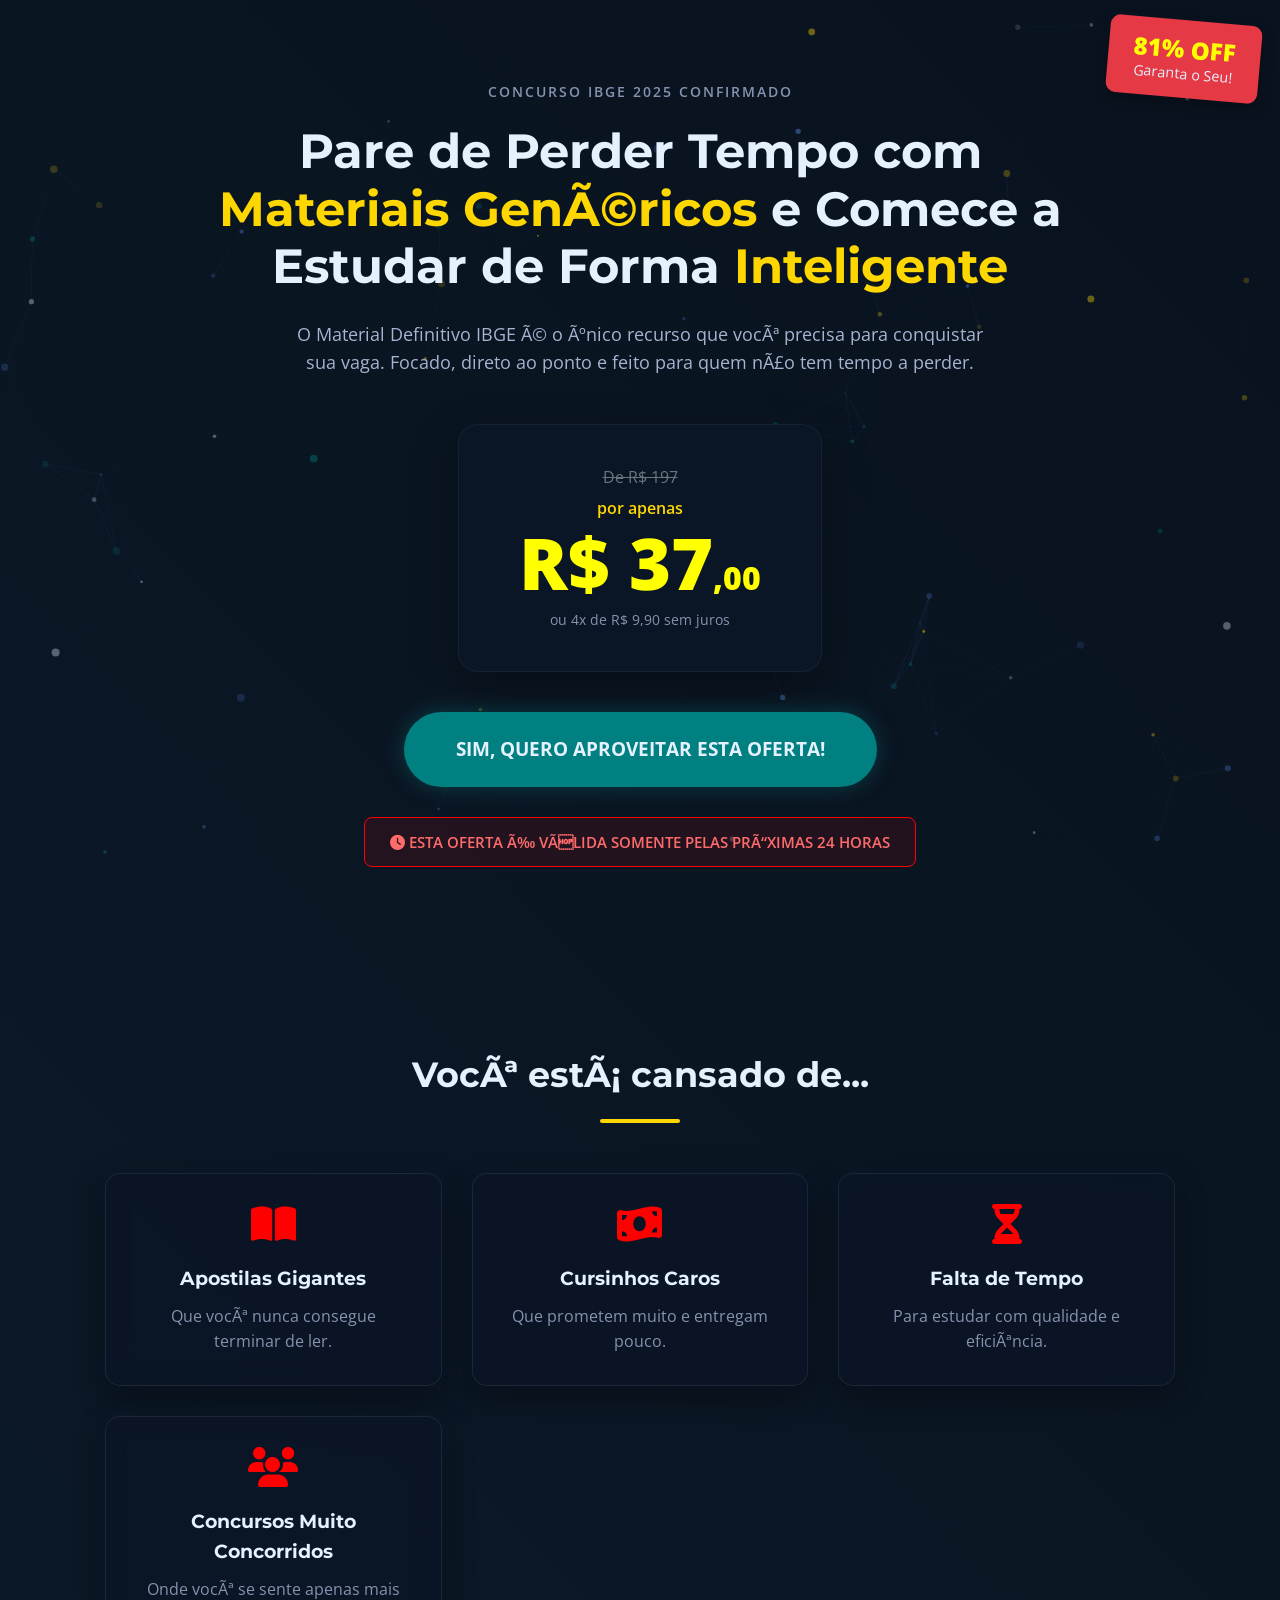
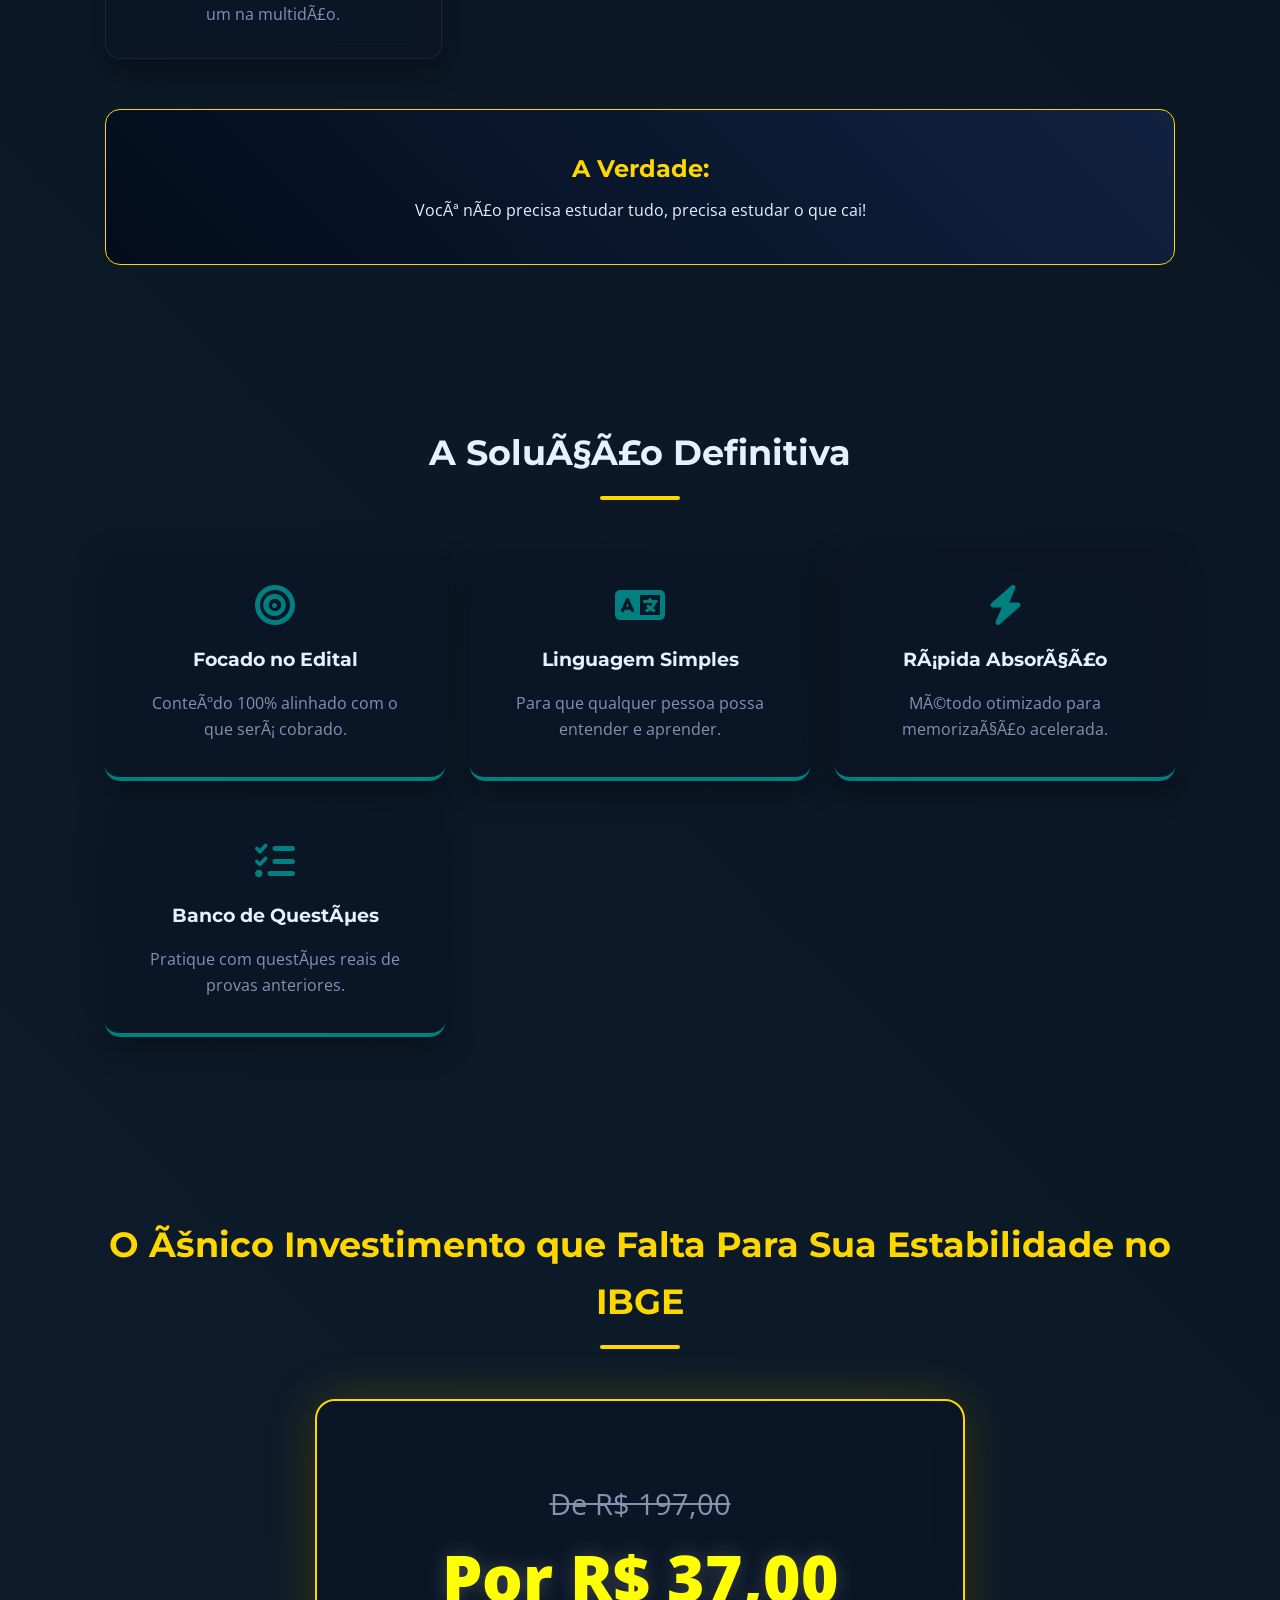
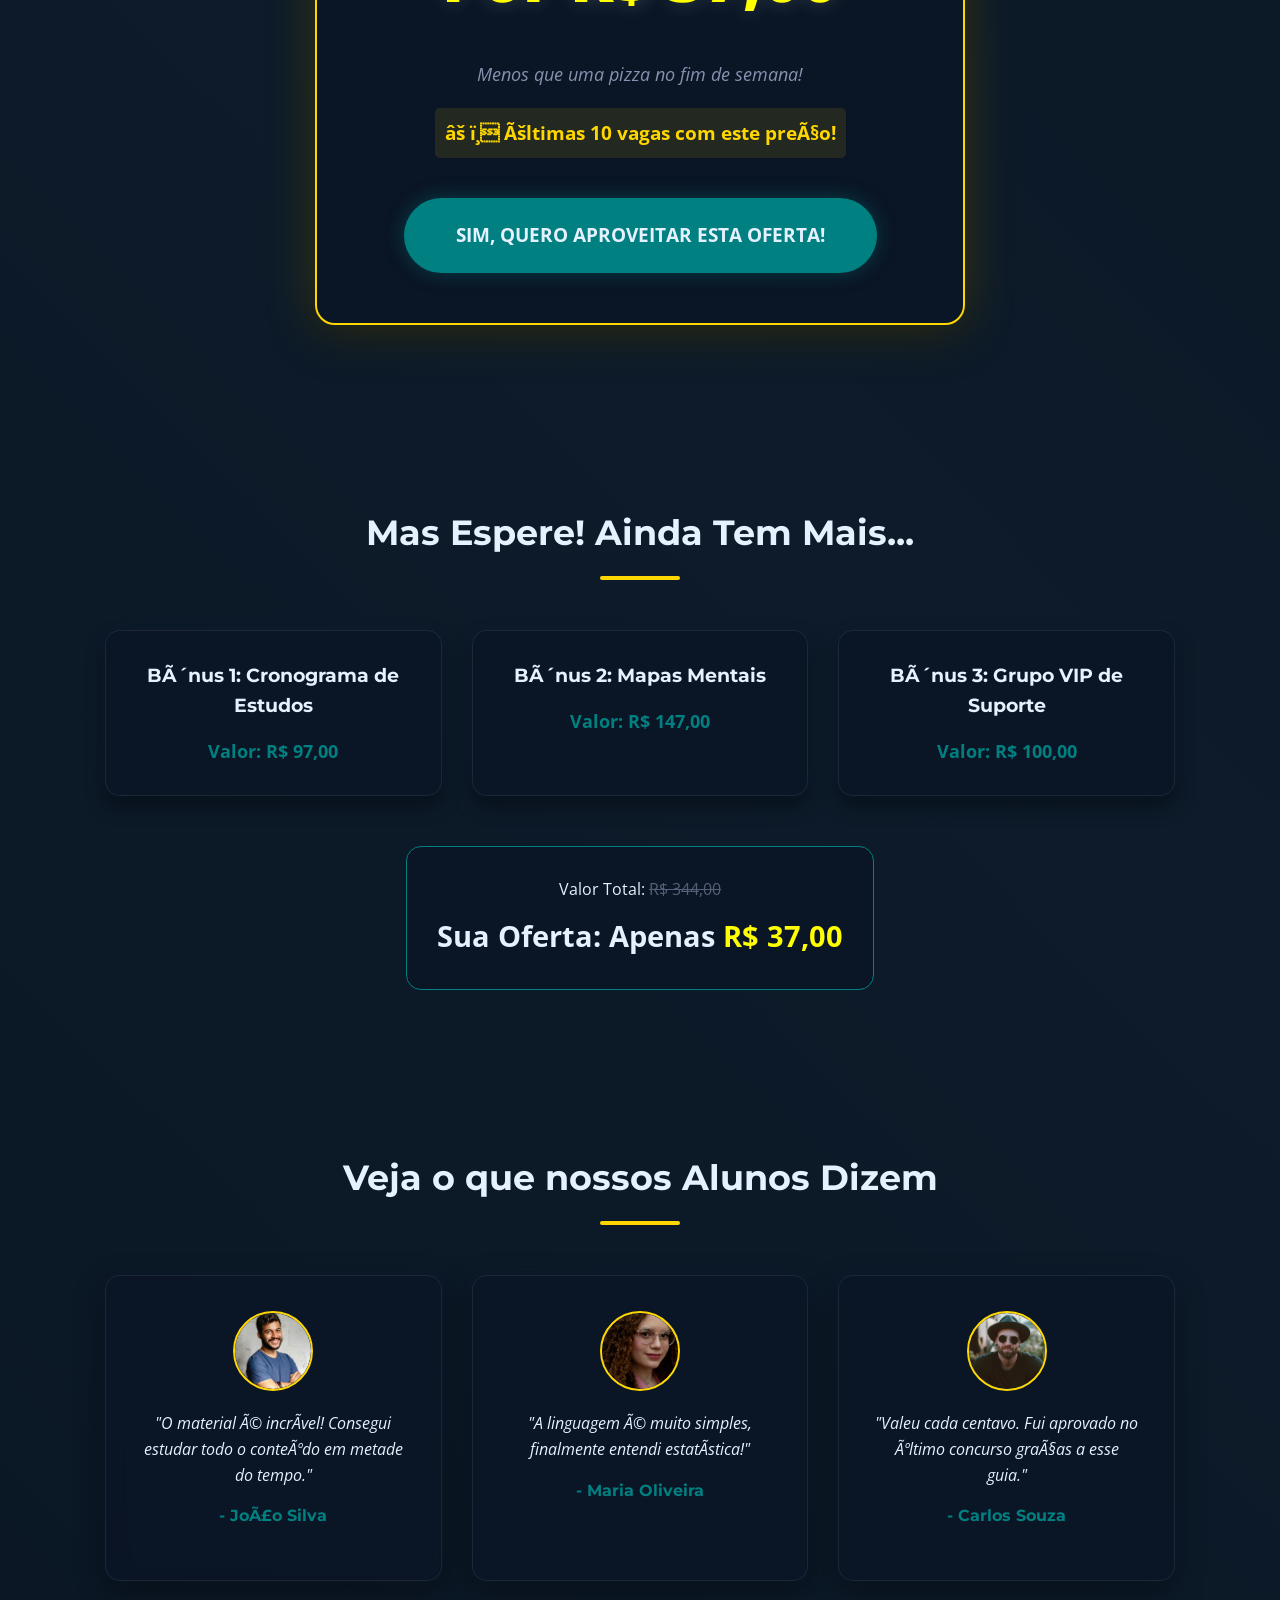
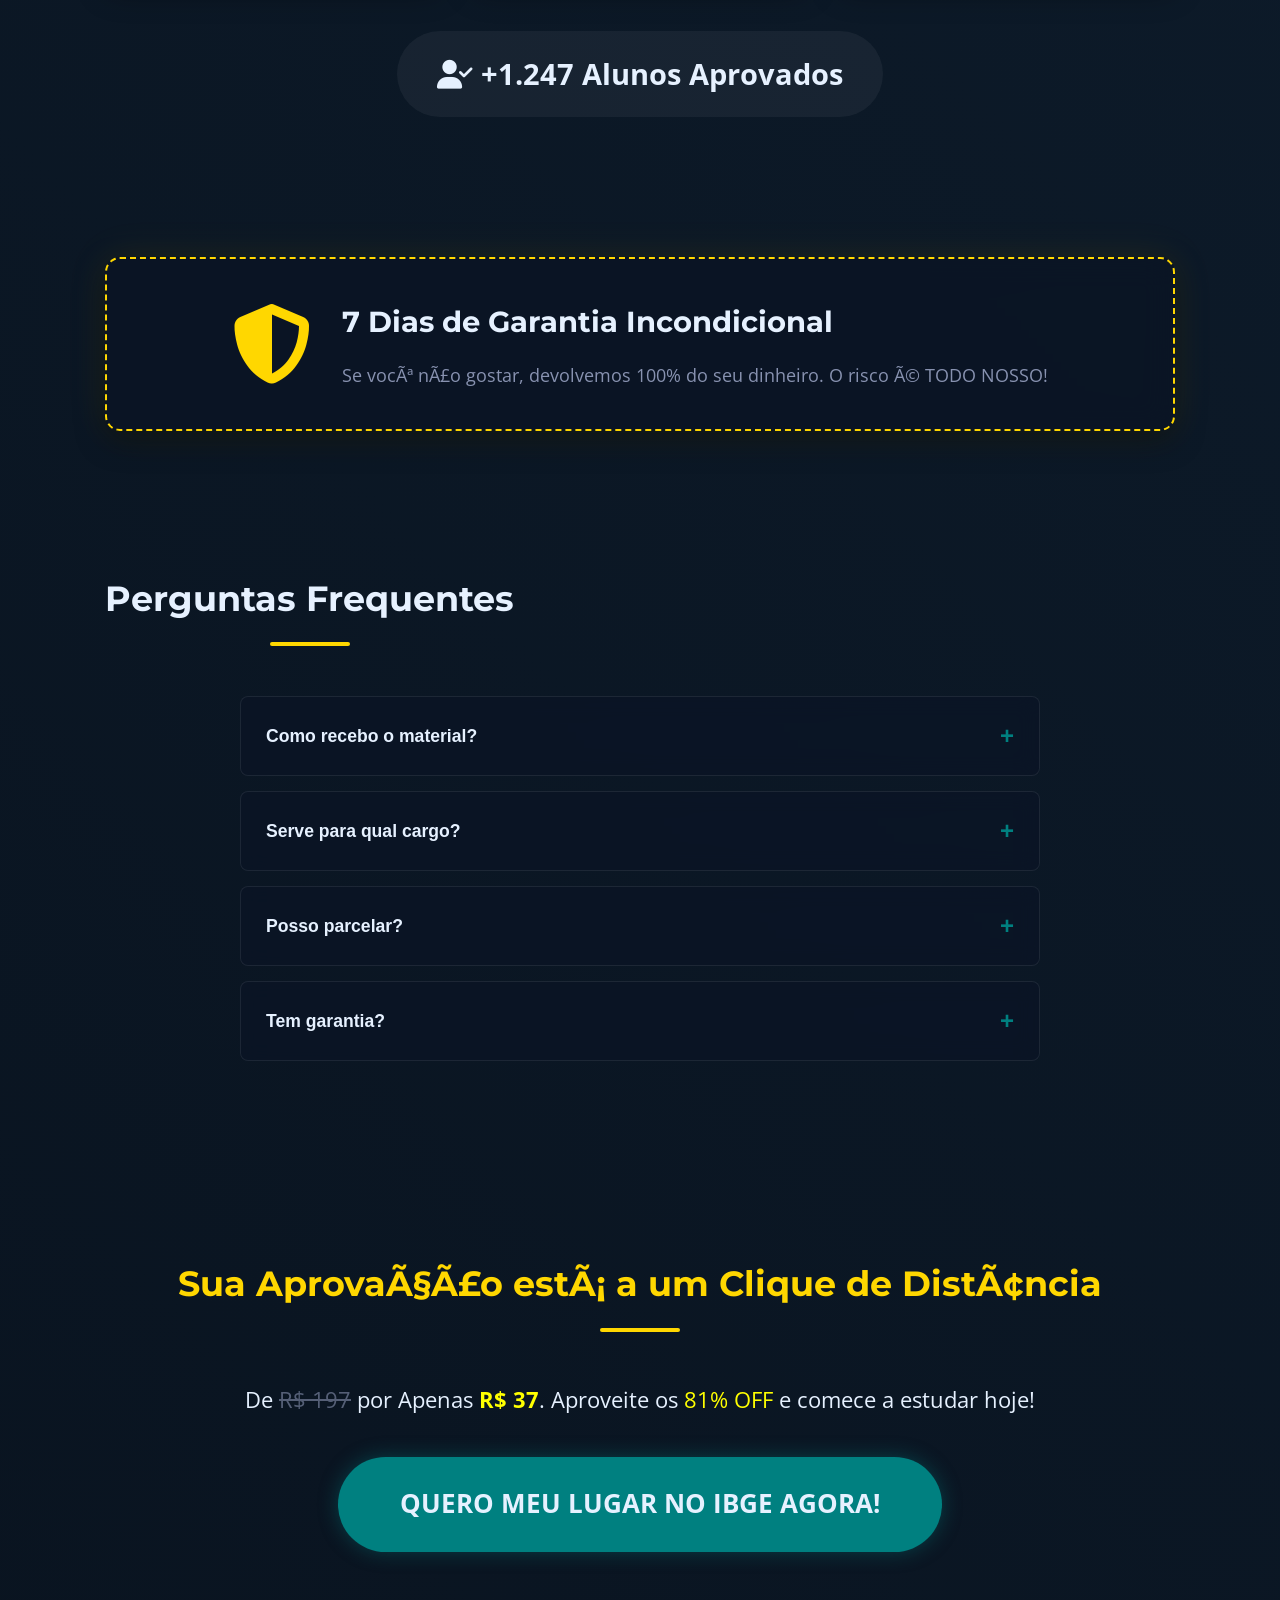
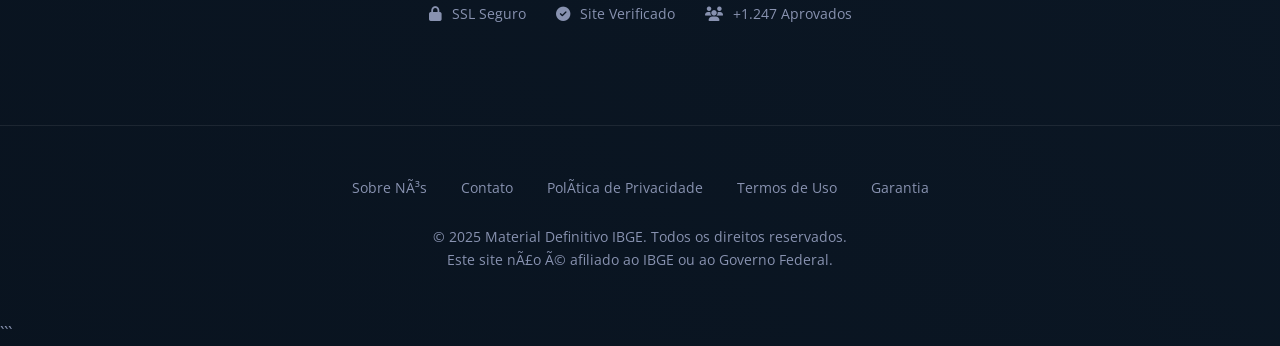
<file: index.html>
<!DOCTYPE html>
<html lang="pt-BR">

<head>
    <!-- Meta Pixel Code -->
    <script>
        !function (f, b, e, v, n, t, s) {
            if (f.fbq) return; n = f.fbq = function () {
                n.callMethod ?
                n.callMethod.apply(n, arguments) : n.queue.push(arguments)
            };
            if (!f._fbq) f._fbq = n; n.push = n; n.loaded = !0; n.version = '2.0';
            n.queue = []; t = b.createElement(e); t.async = !0;
            t.src = v; s = b.getElementsByTagName(e)[0];
            s.parentNode.insertBefore(t, s)
        }(window, document, 'script',
            'https://connect.facebook.net/en_US/fbevents.js');
        fbq('init', '852082061086060');
        fbq('track', 'PageView');
    </script>
    <noscript><img height="1" width="1" style="display:none"
            src="https://www.facebook.com/tr?id=852082061086060&ev=PageView&noscript=1" /></noscript>
    <!-- End Meta Pixel Code -->
    <!-- Código de Análise Web Clarity -->
    <script type="text/javascript">
        (function (c, l, a, r, i, t, y) {
            c[a] = c[a] || function () { (c[a].q = c[a].q || []).push(arguments) };
            t = l.createElement(r); t.async = 1; t.src = "https://www.clarity.ms/tag/" + i;
            y = l.getElementsByTagName(r)[0]; y.parentNode.insertBefore(t, y);
        })(window, document, "clarity", "script", "uhi5hmp10e");
    </script>
    <meta charset="UTF-8">
    <meta name="viewport" content="width=device-width, initial-scale=1.0">
    <title>Material Definitivo IBGE - Sua Aprovação Garantida</title>
    <meta name="description"
        content="Garanta sua estabilidade no IBGE com o Material Definitivo. De R$ 197 por apenas R$ 37. Oferta por tempo limitado!">

    <!-- Fontes -->
    <link rel="preconnect" href="https://fonts.googleapis.com">
    <link rel="preconnect" href="https://fonts.gstatic.com" crossorigin>
    <link
        href="https://fonts.googleapis.com/css2?family=Montserrat:wght@400;600;700;800&family=Open+Sans:wght@400;600&display=swap"
        rel="stylesheet">

    <!-- Ícones -->
    <link rel="stylesheet" href="https://cdnjs.cloudflare.com/ajax/libs/font-awesome/6.4.0/css/all.min.css">

    <!-- Estilos (CSS) -->
    <link rel="stylesheet" href="style.css">
    <link rel="stylesheet" href="mobile-animations.css">
    <!-- Início do Código do Pixel do TikTok -->
    <script>
        !function (w, d, t) {
            w.TiktokAnalyticsObject = t; var ttq = w[t] = w[t] || []; ttq.methods = ["page", "track", "identify", "instances", "debug", "on", "off", "once", "ready", "alias", "group", "enableCookie", "disableCookie", "holdConsent", "revokeConsent", "grantConsent"], ttq.setAndDefer = function (t, e) { t[e] = function () { t.push([e].concat(Array.prototype.slice.call(arguments, 0))) } }; for (var i = 0; i < ttq.methods.length; i++)ttq.setAndDefer(ttq, ttq.methods[i]); ttq.instance = function (t) {
                for (
                    var e = ttq._i[t] || [], n = 0; n < ttq.methods.length; n++)ttq.setAndDefer(e, ttq.methods[n]); return e
            }, ttq.load = function (e, n) {
                var r = "https://analytics.tiktok.com/i18n/pixel/events.js", o = n && n.partner; ttq._i = ttq._i || {}, ttq._i[e] = [], ttq._i[e]._u = r, ttq._t = ttq._t || {}, ttq._t[e] = +new Date, ttq._o = ttq._o || {}, ttq._o[e] = n || {}; n = document.createElement("script")
                    ; n.type = "text/javascript", n.async = !0, n.src = r + "?sdkid=" + e + "&lib=" + t; e = document.getElementsByTagName("script")[0]; e.parentNode.insertBefore(n, e)
            };


            ttq.load('D4NMNP3C77UAP3H8UJD0');
            ttq.page();
        }(window, document, 'ttq');
    </script>
    <!-- Fim do Código do Pixel do TikTok -->
</head>

<body>
    <!-- Fundo Animado -->
    <canvas id="particles-canvas"></canvas>

    <!-- Seção Hero -->
    <header class="hero-section">
        <div class="floating-badge">
            <span class="badge-percent highlight-yellow">81% OFF</span>
            <span class="badge-text">Garanta o Seu!</span>
        </div>

        <div class="container">
            <div class="hero-content centered-hero">
                <p class="hero-tag">CONCURSO IBGE 2025 CONFIRMADO</p>

                <h1 class="hero-title">
                    Pare de Perder Tempo com <span class="highlight">Materiais Genéricos</span> e Comece a Estudar de
                    Forma <span class="highlight">Inteligente</span>
                </h1>

                <p class="hero-subtitle">
                    O Material Definitivo IBGE é o único recurso que você precisa para conquistar sua vaga. Focado,
                    direto ao ponto e feito para quem não tem tempo a perder.
                </p>

                <div class="price-card">
                    <span class="old-price">De R$ 197</span>
                    <span class="price-label">por apenas</span>
                    <div class="main-price highlight-yellow">R$ 37<small>,00</small></div>
                    <span class="installment-text">ou 4x de R$ 9,90 sem juros</span>
                </div>

                <a href="https://pay.kiwify.com.br/68ykTKg" class="cta-button">SIM, QUERO APROVEITAR ESTA OFERTA!</a>

                <div class="urgency-banner">
                    <i class="fas fa-clock"></i> ESTA OFERTA É VÁLIDA SOMENTE PELAS PRÓXIMAS 24 HORAS
                </div>
            </div>
        </div>
    </header>

    <!-- Seção de Dor e Agitação -->
    <section class="pain-section">
        <div class="container">
            <h2 class="section-title">Você está cansado de...</h2>
            <div class="pain-grid">
                <div class="pain-card animate-on-scroll fade-up">
                    <i class="fas fa-book-open"></i>
                    <h3>Apostilas Gigantes</h3>
                    <p>Que você nunca consegue terminar de ler.</p>
                </div>
                <div class="pain-card animate-on-scroll fade-up">
                    <i class="fas fa-money-bill-wave"></i>
                    <h3>Cursinhos Caros</h3>
                    <p>Que prometem muito e entregam pouco.</p>
                </div>
                <div class="pain-card animate-on-scroll fade-up">
                    <i class="fas fa-hourglass-half"></i>
                    <h3>Falta de Tempo</h3>
                    <p>Para estudar com qualidade e eficiência.</p>
                </div>
                <div class="pain-card">
                    <i class="fas fa-users"></i>
                    <h3>Concursos Muito Concorridos</h3>
                    <p>Onde você se sente apenas mais um na multidão.</p>
                </div>
            </div>

            <div class="truth-block">
                <h3>A Verdade:</h3>
                <p>Você não precisa estudar tudo, precisa estudar o que cai!</p>
            </div>
        </div>
    </section>

    <!-- Seção de Solução e Benefícios -->
    <section class="solution-section">
        <div class="container">
            <h2 class="section-title">A Solução Definitiva</h2>
            <div class="benefits-grid">
                <div class="benefit-card animate-on-scroll fade-up">
                    <i class="fas fa-bullseye"></i>
                    <h3>Focado no Edital</h3>
                    <p>Conteúdo 100% alinhado com o que será cobrado.</p>
                </div>
                <div class="benefit-card animate-on-scroll fade-up">
                    <i class="fas fa-language"></i>
                    <h3>Linguagem Simples</h3>
                    <p>Para que qualquer pessoa possa entender e aprender.</p>
                </div>
                <div class="benefit-card animate-on-scroll fade-up">
                    <i class="fas fa-bolt"></i>
                    <h3>Rápida Absorção</h3>
                    <p>Método otimizado para memorização acelerada.</p>
                </div>
                <div class="benefit-card animate-on-scroll fade-up">
                    <i class="fas fa-list-check"></i>
                    <h3>Banco de Questões</h3>
                    <p>Pratique com questões reais de provas anteriores.</p>
                </div>
            </div>
        </div>
    </section>

    <!-- Seção de Oferta e Ancoragem -->
    <section class="offer-section">
        <div class="container">
            <h2 class="section-title">O Único Investimento que Falta Para Sua Estabilidade no IBGE</h2>

            <div class="offer-box animate-on-scroll zoom-in">
                <div class="price-display">
                    <span class="anchor-price">De R$ 197,00</span>
                    <span class="final-price highlight-yellow">Por R$ 37,00</span>
                </div>
                <p class="pizza-text">Menos que uma pizza no fim de semana!</p>
                <p class="scarcity-trigger">⚠️ Últimas 10 vagas com este preço!</p>

                <a href="https://pay.kiwify.com.br/68ykTKg" class="cta-button pulse">SIM, QUERO APROVEITAR ESTA
                    OFERTA!</a>
            </div>
        </div>
    </section>

    <!-- Seção de Bônus -->
    <section class="bonus-section">
        <div class="container">
            <h2 class="section-title">Mas Espere! Ainda Tem Mais...</h2>
            <div class="bonus-grid">
                <div class="bonus-card animate-on-scroll fade-up">
                    <h3>Bônus 1: Cronograma de Estudos</h3>
                    <p class="bonus-value">Valor: R$ 97,00</p>
                </div>
                <div class="bonus-card animate-on-scroll fade-up">
                    <h3>Bônus 2: Mapas Mentais</h3>
                    <p class="bonus-value">Valor: R$ 147,00</p>
                </div>
                <div class="bonus-card animate-on-scroll fade-up">
                    <h3>Bônus 3: Grupo VIP de Suporte</h3>
                    <p class="bonus-value">Valor: R$ 100,00</p>
                </div>
            </div>

            <div class="value-summary">
                <p>Valor Total: <span class="strike">R$ 344,00</span></p>
                <p class="your-offer">Sua Oferta: Apenas <span class="highlight-yellow">R$ 37,00</span></p>
            </div>
        </div>
    </section>

    <!-- Prova Social e Autoridade -->
    <section class="proof-section">
        <div class="container">
            <h2 class="section-title">Veja o que nossos Alunos Dizem</h2>
            <div class="testimonials-grid">
                <div class="testimonial-card animate-on-scroll fade-up">
                    <div class="student-photo">
                        <img src="joao-silva.jpg" alt="João Silva - Aluno Aprovado">
                    </div>
                    <p>"O material é incrível! Consegui estudar todo o conteúdo em metade do tempo."</p>
                    <h4>- João Silva</h4>
                </div>
                <div class="testimonial-card animate-on-scroll fade-up">
                    <div class="student-photo">
                        <img src="maria-oliveira.jpg" alt="Maria Oliveira - Aluna Aprovada">
                    </div>
                    <p>"A linguagem é muito simples, finalmente entendi estatística!"</p>
                    <h4>- Maria Oliveira</h4>
                </div>
                <div class="testimonial-card animate-on-scroll fade-up">
                    <div class="student-photo">
                        <img src="carlos-souza.jpg" alt="Carlos Souza - Aluno Aprovado">
                    </div>
                    <p>"Valeu cada centavo. Fui aprovado no último concurso graças a esse guia."</p>
                    <h4>- Carlos Souza</h4>
                </div>
            </div>

            <div class="social-counter">
                <i class="fas fa-user-check"></i>
                <span>+1.247 Alunos Aprovados</span>
            </div>
        </div>
    </section>

    <!-- Seção de Garantia -->
    <section class="guarantee-section">
        <div class="container">
            <div class="guarantee-box animate-on-scroll zoom-in">
                <i class="fas fa-shield-alt guarantee-icon"></i>
                <div class="guarantee-content">
                    <h3>7 Dias de Garantia Incondicional</h3>
                    <p>Se você não gostar, devolvemos 100% do seu dinheiro. O risco é TODO NOSSO!</p>
                </div>
            </div>
        </div>
    </section>

    <!-- Seção de Perguntas Frequentes (FAQ) -->
    <section class="faq-section">
        <div class="container">
            <h2 class="section-title">Perguntas Frequentes</h2>
            <div class="accordion">
                <div class="accordion-item">
                    <button class="accordion-header">Como recebo o material?</button>
                    <div class="accordion-content">
                        <p>O acesso é enviado imediatamente para o seu e-mail após a confirmação do pagamento.</p>
                    </div>
                </div>
                <div class="accordion-item">
                    <button class="accordion-header">Serve para qual cargo?</button>
                    <div class="accordion-content">
                        <p>O material abrange os principais cargos de nível médio e fundamental do IBGE.</p>
                    </div>
                </div>
                <div class="accordion-item">
                    <button class="accordion-header">Posso parcelar?</button>
                    <div class="accordion-content">
                        <p>Sim! Você pode parcelar em até 4x no cartão de crédito.</p>
                    </div>
                </div>
                <div class="accordion-item">
                    <button class="accordion-header">Tem garantia?</button>
                    <div class="accordion-content">
                        <p>Sim, oferecemos 7 dias de garantia incondicional.</p>
                    </div>
                </div>
            </div>
        </div>
    </section>

    <!-- Seção de Checkout -->
    <section id="checkout" class="checkout-section">
        <div class="container">
            <h2 class="section-title">Sua Aprovação está a um Clique de Distância</h2>
            <p class="offer-reinforce">De <span class="strike">R$ 197</span> por Apenas <strong
                    class="highlight-yellow">R$ 37</strong>.
                Aproveite os <span class="highlight-yellow">81% OFF</span> e comece a estudar hoje!</p>

            <a href="https://pay.kiwify.com.br/68ykTKg" class="cta-button big-cta">QUERO MEU LUGAR NO IBGE AGORA!</a>

            <div class="security-badges">
                <span><i class="fas fa-lock"></i> SSL Seguro</span>
                <span><i class="fas fa-check-circle"></i> Site Verificado</span>
                <span><i class="fas fa-users"></i> +1.247 Aprovados</span>
            </div>
        </div>
    </section>

    <!-- Rodapé -->
    <footer class="site-footer">
        <div class="container">
            <div class="footer-links">
                <a href="#">Sobre Nós</a>
                <a href="#">Contato</a>
                <a href="#">Política de Privacidade</a>
                <a href="#">Termos de Uso</a>
                <a href="#">Garantia</a>
            </div>
            <p>&copy; 2025 Material Definitivo IBGE. Todos os direitos reservados.</p>
            <p>Este site não é afiliado ao IBGE ou ao Governo Federal.</p>
        </div>
    </footer>


    <script src="script.js"></script>
</body>

</html>
```
</file>
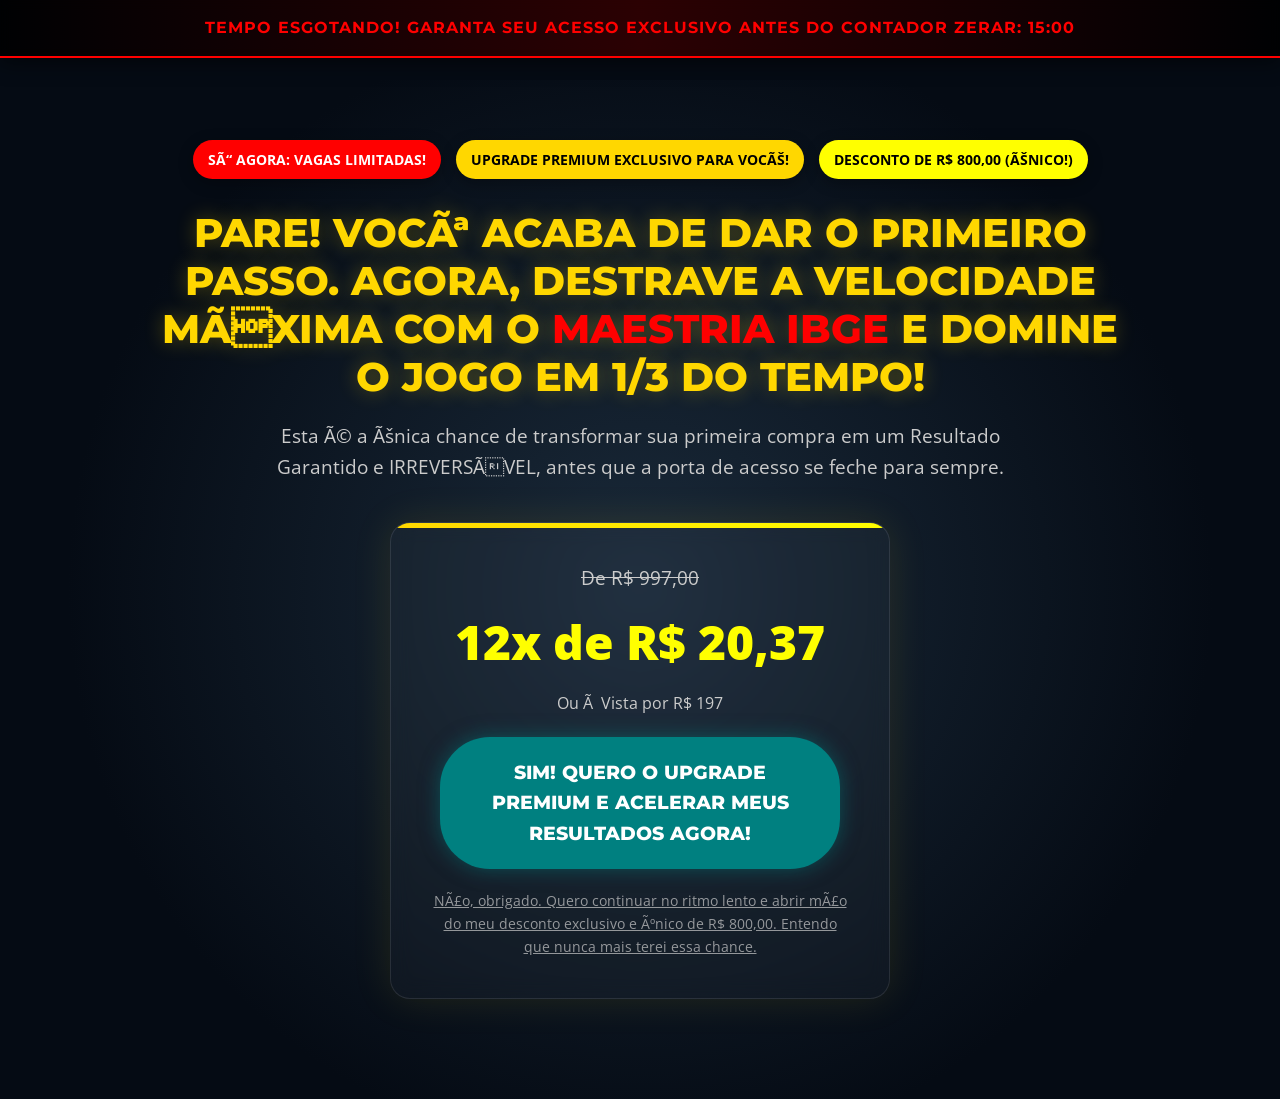
<file: upsell/index.html>
<!DOCTYPE html>
<html lang="pt-BR">

<head>
    <!-- Meta Pixel Code -->
    <script>
        !function (f, b, e, v, n, t, s) {
            if (f.fbq) return; n = f.fbq = function () {
                n.callMethod ?
                n.callMethod.apply(n, arguments) : n.queue.push(arguments)
            };
            if (!f._fbq) f._fbq = n; n.push = n; n.loaded = !0; n.version = '2.0';
            n.queue = []; t = b.createElement(e); t.async = !0;
            t.src = v; s = b.getElementsByTagName(e)[0];
            s.parentNode.insertBefore(t, s)
        }(window, document, 'script',
            'https://connect.facebook.net/en_US/fbevents.js');
        fbq('init', '852082061086060');
        fbq('track', 'PageView');
    </script>
    <noscript><img height="1" width="1" style="display:none"
            src="https://www.facebook.com/tr?id=852082061086060&ev=PageView&noscript=1" /></noscript>
    <!-- End Meta Pixel Code -->
    <!-- Código de Análise Web Clarity -->
    <script type="text/javascript">
        (function (c, l, a, r, i, t, y) {
            c[a] = c[a] || function () { (c[a].q = c[a].q || []).push(arguments) };
            t = l.createElement(r); t.async = 1; t.src = "https://www.clarity.ms/tag/" + i;
            y = l.getElementsByTagName(r)[0]; y.parentNode.insertBefore(t, y);
        })(window, document, "clarity", "script", "uhi5hmp10e");
    </script>
    <meta charset="UTF-8">
    <!-- Início do Código do Pixel do TikTok -->
    <script>
        !function (w, d, t) {
            w.TiktokAnalyticsObject = t; var ttq = w[t] = w[t] || []; ttq.methods = ["page", "track", "identify", "instances", "debug", "on", "off", "once", "ready", "alias", "group", "enableCookie", "disableCookie", "holdConsent", "revokeConsent", "grantConsent"], ttq.setAndDefer = function (t, e) { t[e] = function () { t.push([e].concat(Array.prototype.slice.call(arguments, 0))) } }; for (var i = 0; i < ttq.methods.length; i++)ttq.setAndDefer(ttq, ttq.methods[i]); ttq.instance = function (t) {
                for (
                    var e = ttq._i[t] || [], n = 0; n < ttq.methods.length; n++)ttq.setAndDefer(e, ttq.methods[n]); return e
            }, ttq.load = function (e, n) {
                var r = "https://analytics.tiktok.com/i18n/pixel/events.js", o = n && n.partner; ttq._i = ttq._i || {}, ttq._i[e] = [], ttq._i[e]._u = r, ttq._t = ttq._t || {}, ttq._t[e] = +new Date, ttq._o = ttq._o || {}, ttq._o[e] = n || {}; n = document.createElement("script")
                    ; n.type = "text/javascript", n.async = !0, n.src = r + "?sdkid=" + e + "&lib=" + t; e = document.getElementsByTagName("script")[0]; e.parentNode.insertBefore(n, e)
            };


            ttq.load('D4NMNP3C77UAP3H8UJD0');
            ttq.page();
        }(window, document, 'ttq');
    </script>
    <!-- Fim do Código do Pixel do TikTok -->
    <meta name="viewport" content="width=device-width, initial-scale=1.0">
    <meta name="robots" content="noindex, nofollow">
    <title>Oferta Exclusiva - Upgrade Premium</title>
    <link rel="preconnect" href="https://fonts.googleapis.com">
    <link rel="preconnect" href="https://fonts.gstatic.com" crossorigin>
    <link
        href="https://fonts.googleapis.com/css2?family=Montserrat:wght@400;700;800&family=Open+Sans:wght@400;600&display=swap"
        rel="stylesheet">
    <style>
        :root {
            --bg-dark: #050b14;
            --bg-card: rgba(255, 255, 255, 0.05);
            --gold: #FFD700;
            --yellow-bright: #FFFF00;
            --teal: #008080;
            --teal-hover: #00CED1;
            --red: #FF0000;
            --white: #ffffff;
            --gray: #cccccc;
            --glass-border: rgba(255, 255, 255, 0.1);
        }

        * {
            margin: 0;
            padding: 0;
            box-sizing: border-box;
        }

        body {
            font-family: 'Open Sans', sans-serif;
            background-color: var(--bg-dark);
            color: var(--white);
            line-height: 1.6;
            overflow-x: hidden;
            padding-top: 80px;
        }

        h1,
        h2,
        h3,
        h4 {
            font-family: 'Montserrat', sans-serif;
            font-weight: 800;
            text-transform: uppercase;
        }

        .container {
            max-width: 1000px;
            margin: 0 auto;
            padding: 0 20px;
        }

        /* Emblemas */
        .badges-container {
            display: flex;
            justify-content: center;
            gap: 15px;
            flex-wrap: wrap;
            margin-bottom: 30px;
            padding-top: 20px;
        }

        .badge {
            padding: 8px 15px;
            border-radius: 50px;
            font-weight: 700;
            font-size: 0.9rem;
            text-transform: uppercase;
            box-shadow: 0 4px 15px rgba(0, 0, 0, 0.3);
            animation: pulse 2s infinite;
        }

        .badge-red {
            background: var(--red);
            color: white;
        }

        .badge-gold {
            background: var(--gold);
            color: black;
        }

        .badge-yellow {
            background: var(--yellow-bright);
            color: black;
        }

        /* Seção Hero */
        .hero {
            text-align: center;
            padding: 40px 0 60px;
            background: radial-gradient(circle at center, #1a2a3a 0%, var(--bg-dark) 70%);
        }

        .hero h1 {
            font-size: 2.5rem;
            color: var(--gold);
            margin-bottom: 20px;
            line-height: 1.2;
            text-shadow: 0 0 20px rgba(255, 215, 0, 0.3);
        }

        .hero-sub {
            font-size: 1.2rem;
            color: var(--gray);
            max-width: 800px;
            margin: 0 auto 40px;
        }

        .price-card {
            background: rgba(255, 255, 255, 0.03);
            backdrop-filter: blur(10px);
            border: 1px solid var(--glass-border);
            border-radius: 20px;
            padding: 40px;
            max-width: 500px;
            margin: 0 auto 40px;
            box-shadow: 0 0 40px rgba(255, 215, 0, 0.1);
            position: relative;
            overflow: hidden;
        }

        .price-card::before {
            content: '';
            position: absolute;
            top: 0;
            left: 0;
            right: 0;
            height: 5px;
            background: linear-gradient(90deg, var(--gold), var(--yellow-bright));
        }

        .price-from {
            font-size: 1.2rem;
            color: var(--gray);
            text-decoration: line-through;
            display: block;
            margin-bottom: 10px;
        }

        .price-to {
            font-size: 3rem;
            color: var(--yellow-bright);
            font-weight: 800;
            display: block;
            margin-bottom: 10px;
            animation: pulse-scale 2s infinite;
        }

        .price-cash {
            font-size: 1rem;
            color: var(--gray);
            display: block;
            margin-bottom: 20px;
            font-weight: 400;
        }

        .cta-btn {
            background: var(--teal);
            color: white;
            font-family: 'Montserrat', sans-serif;
            font-weight: 800;
            font-size: 1.2rem;
            padding: 20px 40px;
            border: none;
            border-radius: 50px;
            cursor: pointer;
            text-transform: uppercase;
            transition: all 0.3s;
            box-shadow: 0 0 20px rgba(0, 128, 128, 0.5);
            display: inline-block;
            text-decoration: none;
            width: 100%;
            max-width: 400px;
        }

        .cta-btn:hover {
            background: var(--teal-hover);
            transform: translateY(-3px);
            box-shadow: 0 0 30px rgba(0, 206, 209, 0.7);
        }

        .urgency-banner {
            position: fixed;
            top: 0;
            left: 0;
            width: 100%;
            z-index: 9999;
            background: linear-gradient(90deg, rgba(0, 0, 0, 0.85), rgba(51, 0, 0, 0.85), rgba(0, 0, 0, 0.85));
            backdrop-filter: blur(5px);
            border-bottom: 2px solid var(--red);
            color: var(--red);
            padding: 15px;
            text-align: center;
            font-weight: 700;
            font-family: 'Montserrat', sans-serif;
            text-transform: uppercase;
            letter-spacing: 1px;
            box-shadow: 0 5px 20px rgba(0, 0, 0, 0.5);
        }

        /* Seção de Dor */
        .pain-section {
            padding: 60px 0;
            background: #080f1c;
        }

        .section-title {
            text-align: center;
            font-size: 2rem;
            margin-bottom: 40px;
            color: var(--white);
        }

        .section-title span {
            color: var(--red);
        }

        .cards-grid {
            display: grid;
            grid-template-columns: repeat(auto-fit, minmax(300px, 1fr));
            gap: 20px;
        }

        .card {
            background: var(--bg-card);
            padding: 30px;
            border-radius: 15px;
            border: 1px solid var(--glass-border);
            transition: transform 0.3s;
        }

        .card:hover {
            transform: translateY(-5px);
            border-color: var(--gold);
        }

        .card h3 {
            color: var(--gold);
            margin-bottom: 15px;
            font-size: 1.3rem;
        }

        /* Seção de Solução */
        .solution-section {
            padding: 60px 0;
        }

        .solution-section .section-title span {
            color: var(--teal);
        }

        .solution-card {
            border-top: 3px solid var(--teal);
        }

        .solution-card h3 {
            color: var(--teal);
        }

        /* Oferta e Ancoragem */
        .offer-section {
            padding: 80px 0;
            background: radial-gradient(circle at center, #1a2a3a 0%, var(--bg-dark) 80%);
            text-align: center;
        }

        .glass-box {
            background: rgba(255, 255, 255, 0.05);
            backdrop-filter: blur(15px);
            border: 1px solid var(--gold);
            padding: 50px;
            border-radius: 20px;
            max-width: 800px;
            margin: 0 auto;
            box-shadow: 0 0 50px rgba(255, 215, 0, 0.15);
        }

        .offer-text {
            font-size: 1.2rem;
            margin-bottom: 30px;
        }

        .scarcity-text {
            color: var(--red);
            font-weight: 700;
            font-size: 1.1rem;
            margin-top: 20px;
        }

        /* Seção de Bônus */
        .bonus-section {
            padding: 60px 0;
        }

        .bonus-list {
            list-style: none;
            max-width: 800px;
            margin: 0 auto;
        }

        .bonus-item {
            background: var(--bg-card);
            margin-bottom: 15px;
            padding: 20px;
            border-radius: 10px;
            display: flex;
            align-items: center;
            border-left: 4px solid var(--gold);
        }

        .bonus-item strong {
            color: var(--gold);
            font-size: 1.2rem;
            margin-right: 10px;
        }

        /* Prova Social */
        .social-proof {
            text-align: center;
            padding: 60px 0;
            background: #080f1c;
        }

        .counter {
            font-size: 1.5rem;
            color: var(--white);
            margin-bottom: 40px;
            font-weight: 700;
        }

        .testimonial {
            background: var(--bg-card);
            padding: 30px;
            border-radius: 15px;
            margin: 20px auto;
            max-width: 700px;
            font-style: italic;
        }

        /* Checkout */
        .checkout-section {
            padding: 60px 0 100px;
            text-align: center;
        }

        .anti-cta {
            display: block;
            margin-top: 20px;
            color: var(--gray);
            text-decoration: underline;
            font-size: 0.9rem;
            cursor: pointer;
            opacity: 0.7;
            transition: opacity 0.3s;
        }

        .anti-cta:hover {
            opacity: 1;
        }

        /* Animações */
        @keyframes pulse {
            0% {
                transform: scale(1);
            }

            50% {
                transform: scale(1.05);
            }

            100% {
                transform: scale(1);
            }
        }

        @keyframes pulse-scale {
            0% {
                transform: scale(1);
            }

            50% {
                transform: scale(1.1);
            }

            100% {
                transform: scale(1);
            }
        }

        @media (max-width: 768px) {
            .hero h1 {
                font-size: 1.8rem;
            }

            .price-to {
                font-size: 2.2rem;
            }
        }
    </style>

</head>

<body class="dark-theme">

    <div class="urgency-banner">
        TEMPO ESGOTANDO! Garanta Seu Acesso Exclusivo antes do contador zerar: <span id="countdown">15:00</span>
    </div>

    <!-- Seção Hero -->
    <section class="hero">
        <div class="container">
            <div class="badges-container">
                <div class="badge badge-red">SÓ AGORA: Vagas Limitadas!</div>
                <div class="badge badge-gold">Upgrade Premium EXCLUSIVO PARA VOCÊ!</div>
                <div class="badge badge-yellow">Desconto de R$ 800,00 (Único!)</div>
            </div>

            <h1>PARE! Você acaba de dar o primeiro passo. Agora, destrave a VELOCIDADE MÁXIMA com o <span
                    style="color: var(--red);">MAESTRIA IBGE</span> e Domine o Jogo em 1/3 do Tempo!
            </h1>

            <p class="hero-sub">Esta é a Única chance de transformar sua primeira compra em um Resultado Garantido e
                IRREVERSÍVEL, antes que a porta de acesso se feche para sempre.</p>

            <div class="price-card">
                <span class="price-from">De R$ 997,00</span>
                <span class="price-to">12x de R$ 20,37</span>
                <span class="price-cash">Ou à Vista por R$ 197</span>
                <a href="https://pay.kiwify.com.br/yP00KA7" class="cta-btn">SIM! Quero o Upgrade Premium e Acelerar meus
                    Resultados Agora!</a>
                <a href="downsell.html" class="anti-cta">Não, obrigado. Quero continuar no ritmo lento e abrir mão do
                    meu desconto
                    exclusivo e único de R$ 800,00. Entendo que nunca mais terei essa chance.</a>
            </div>


        </div>
    </section>







    <!-- Checkout Final -->



    <script>
        // Temporizador de Contagem Regressiva Simples
        function startTimer(duration, display) {
            var timer = duration, minutes, seconds;
            setInterval(function () {
                minutes = parseInt(timer / 60, 10);
                seconds = parseInt(timer % 60, 10);

                minutes = minutes < 10 ? "0" + minutes : minutes;
                seconds = seconds < 10 ? "0" + seconds : seconds;

                display.textContent = minutes + ":" + seconds;

                if (--timer < 0) {
                    timer = duration;
                }
            }, 1000);
        }

        window.onload = function () {
            var fifteenMinutes = 60 * 15,
                display = document.querySelector('#countdown');
            startTimer(fifteenMinutes, display);
        };
    </script>
</body>

</html>
</file>
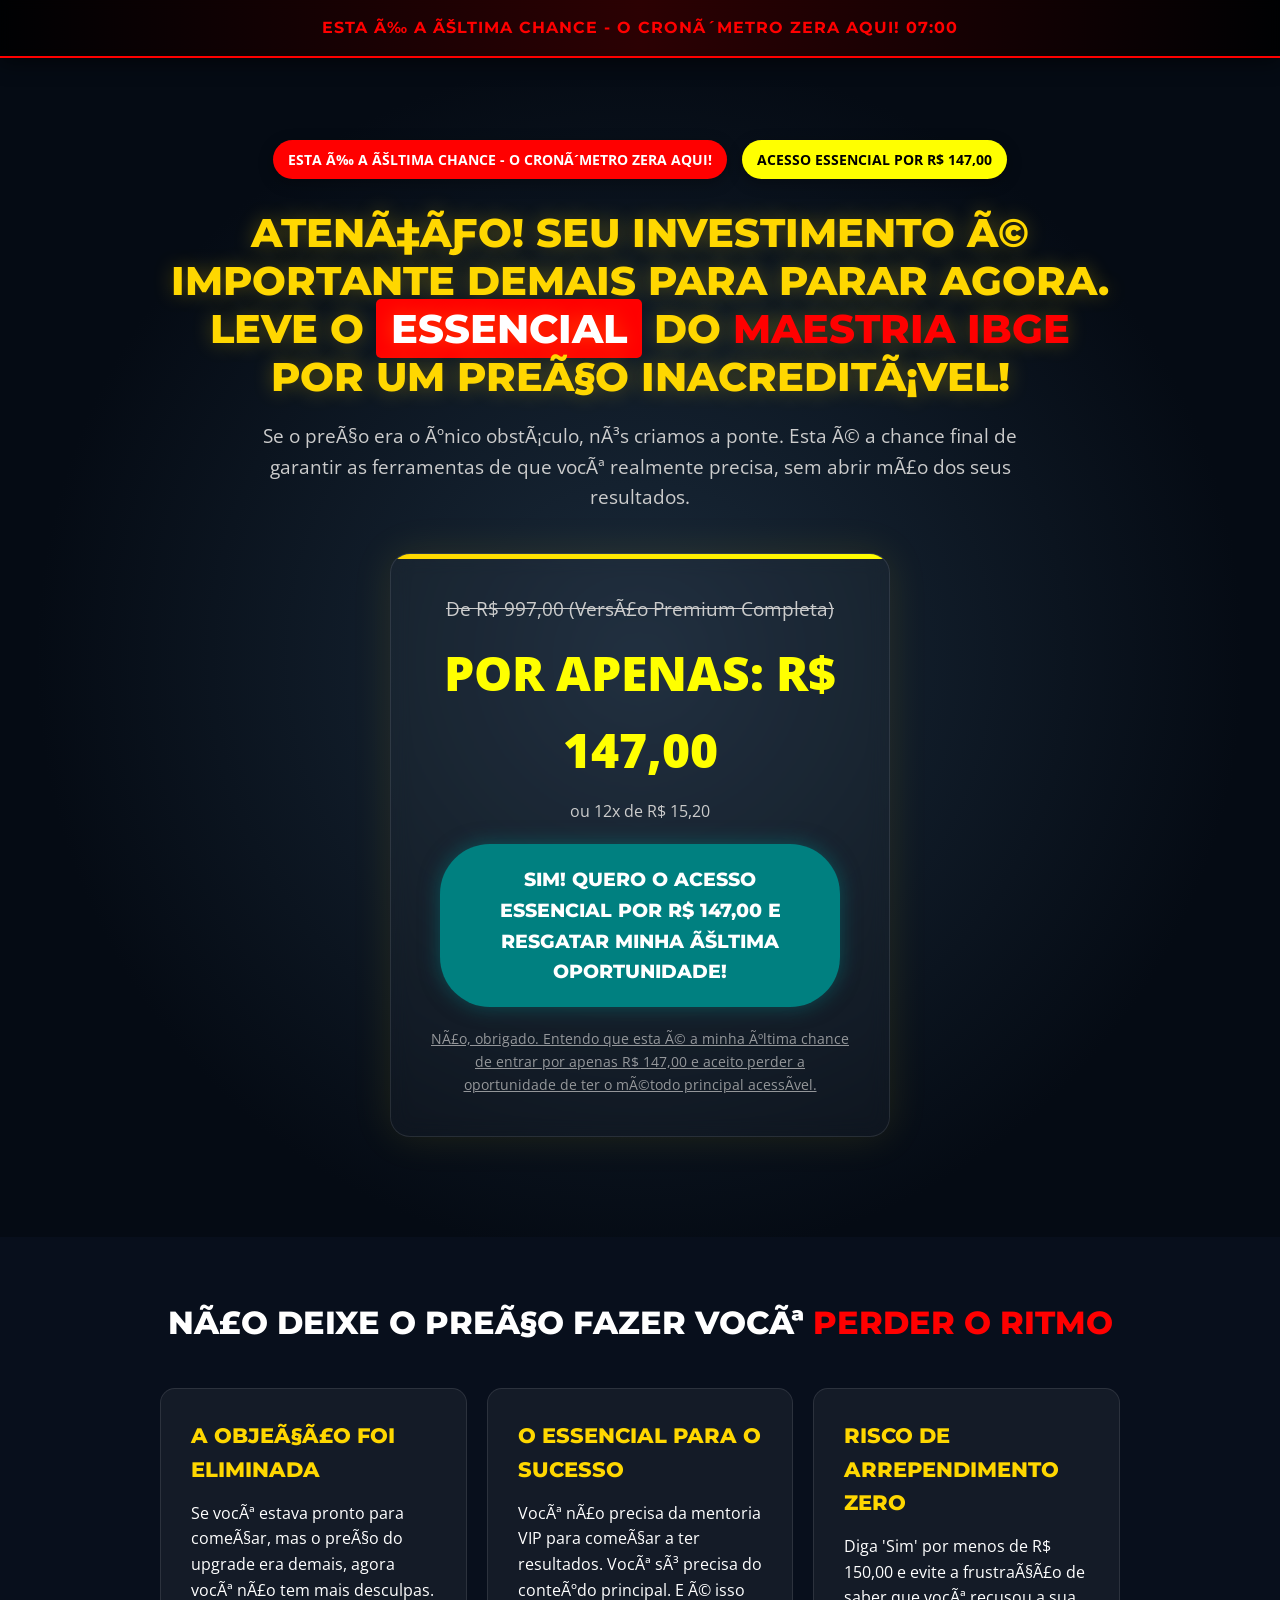
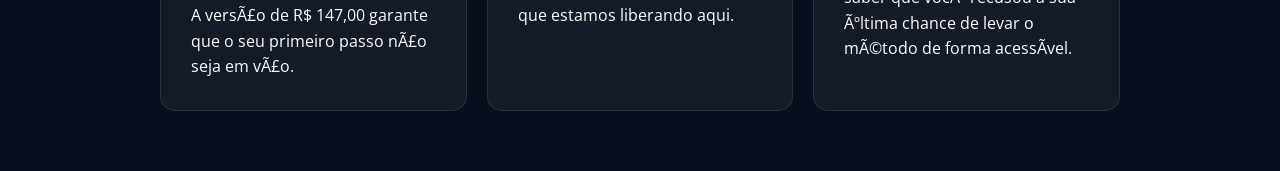
<file: upsell/downsell.html>
<!DOCTYPE html>
<html lang="pt-BR">

<head>
    <!-- Meta Pixel Code -->
    <script>
        !function (f, b, e, v, n, t, s) {
            if (f.fbq) return; n = f.fbq = function () {
                n.callMethod ?
                n.callMethod.apply(n, arguments) : n.queue.push(arguments)
            };
            if (!f._fbq) f._fbq = n; n.push = n; n.loaded = !0; n.version = '2.0';
            n.queue = []; t = b.createElement(e); t.async = !0;
            t.src = v; s = b.getElementsByTagName(e)[0];
            s.parentNode.insertBefore(t, s)
        }(window, document, 'script',
            'https://connect.facebook.net/en_US/fbevents.js');
        fbq('init', '852082061086060');
        fbq('track', 'PageView');
    </script>
    <noscript><img height="1" width="1" style="display:none"
            src="https://www.facebook.com/tr?id=852082061086060&ev=PageView&noscript=1" /></noscript>
    <!-- End Meta Pixel Code -->
    <!-- Código de Análise Web Clarity -->
    <script type="text/javascript">
        (function (c, l, a, r, i, t, y) {
            c[a] = c[a] || function () { (c[a].q = c[a].q || []).push(arguments) };
            t = l.createElement(r); t.async = 1; t.src = "https://www.clarity.ms/tag/" + i;
            y = l.getElementsByTagName(r)[0]; y.parentNode.insertBefore(t, y);
        })(window, document, "clarity", "script", "uhi5hmp10e");
    </script>
    <meta charset="UTF-8">
    <!-- Início do Código do Pixel do TikTok -->
    <script>
        !function (w, d, t) {
            w.TiktokAnalyticsObject = t; var ttq = w[t] = w[t] || []; ttq.methods = ["page", "track", "identify", "instances", "debug", "on", "off", "once", "ready", "alias", "group", "enableCookie", "disableCookie", "holdConsent", "revokeConsent", "grantConsent"], ttq.setAndDefer = function (t, e) { t[e] = function () { t.push([e].concat(Array.prototype.slice.call(arguments, 0))) } }; for (var i = 0; i < ttq.methods.length; i++)ttq.setAndDefer(ttq, ttq.methods[i]); ttq.instance = function (t) {
                for (
                    var e = ttq._i[t] || [], n = 0; n < ttq.methods.length; n++)ttq.setAndDefer(e, ttq.methods[n]); return e
            }, ttq.load = function (e, n) {
                var r = "https://analytics.tiktok.com/i18n/pixel/events.js", o = n && n.partner; ttq._i = ttq._i || {}, ttq._i[e] = [], ttq._i[e]._u = r, ttq._t = ttq._t || {}, ttq._t[e] = +new Date, ttq._o = ttq._o || {}, ttq._o[e] = n || {}; n = document.createElement("script")
                    ; n.type = "text/javascript", n.async = !0, n.src = r + "?sdkid=" + e + "&lib=" + t; e = document.getElementsByTagName("script")[0]; e.parentNode.insertBefore(n, e)
            };


            ttq.load('D4NMNP3C77UAP3H8UJD0');
            ttq.page();
        }(window, document, 'ttq');
    </script>
    <!-- Fim do Código do Pixel do TikTok -->
    <meta name="viewport" content="width=device-width, initial-scale=1.0">
    <meta name="robots" content="noindex, nofollow">
    <title>Última Chance - Acesso Essencial</title>
    <link rel="preconnect" href="https://fonts.googleapis.com">
    <link rel="preconnect" href="https://fonts.gstatic.com" crossorigin>
    <link
        href="https://fonts.googleapis.com/css2?family=Montserrat:wght@400;700;800&family=Open+Sans:wght@400;600&display=swap"
        rel="stylesheet">
    <style>
        :root {
            --bg-dark: #050b14;
            --bg-card: rgba(255, 255, 255, 0.05);
            --gold: #FFD700;
            --yellow-bright: #FFFF00;
            --teal: #008080;
            --teal-hover: #00CED1;
            --red: #FF0000;
            --white: #ffffff;
            --gray: #cccccc;
            --glass-border: rgba(255, 255, 255, 0.1);
        }

        * {
            margin: 0;
            padding: 0;
            box-sizing: border-box;
        }

        body {
            font-family: 'Open Sans', sans-serif;
            background-color: var(--bg-dark);
            color: var(--white);
            line-height: 1.6;
            overflow-x: hidden;
            padding-top: 80px;
        }

        h1,
        h2,
        h3,
        h4 {
            font-family: 'Montserrat', sans-serif;
            font-weight: 800;
            text-transform: uppercase;
        }

        .container {
            max-width: 1000px;
            margin: 0 auto;
            padding: 0 20px;
        }

        /* Emblemas */
        .badges-container {
            display: flex;
            justify-content: center;
            gap: 15px;
            flex-wrap: wrap;
            margin-bottom: 30px;
            padding-top: 20px;
        }

        .badge {
            padding: 8px 15px;
            border-radius: 50px;
            font-weight: 700;
            font-size: 0.9rem;
            text-transform: uppercase;
            box-shadow: 0 4px 15px rgba(0, 0, 0, 0.3);
            animation: pulse 2s infinite;
        }

        .badge-red {
            background: var(--red);
            color: white;
        }

        .badge-gold {
            background: var(--gold);
            color: black;
        }

        .badge-yellow {
            background: var(--yellow-bright);
            color: black;
        }

        /* Seção Hero */
        .hero {
            text-align: center;
            padding: 40px 0 60px;
            background: radial-gradient(circle at center, #1a2a3a 0%, var(--bg-dark) 70%);
        }

        .hero h1 {
            font-size: 2.5rem;
            color: var(--gold);
            margin-bottom: 20px;
            line-height: 1.2;
            text-shadow: 0 0 20px rgba(255, 215, 0, 0.3);
        }

        .hero-sub {
            font-size: 1.2rem;
            color: var(--gray);
            max-width: 800px;
            margin: 0 auto 40px;
        }

        .price-card {
            background: rgba(255, 255, 255, 0.03);
            backdrop-filter: blur(10px);
            border: 1px solid var(--glass-border);
            border-radius: 20px;
            padding: 40px;
            max-width: 500px;
            margin: 0 auto 40px;
            box-shadow: 0 0 40px rgba(255, 215, 0, 0.1);
            position: relative;
            overflow: hidden;
        }

        .price-card::before {
            content: '';
            position: absolute;
            top: 0;
            left: 0;
            right: 0;
            height: 5px;
            background: linear-gradient(90deg, var(--gold), var(--yellow-bright));
        }

        .price-from {
            font-size: 1.2rem;
            color: var(--gray);
            text-decoration: line-through;
            display: block;
            margin-bottom: 10px;
        }

        .price-to {
            font-size: 3rem;
            color: var(--yellow-bright);
            font-weight: 800;
            display: block;
            margin-bottom: 10px;
            animation: pulse-scale 2s infinite;
        }

        .price-cash {
            font-size: 1rem;
            color: var(--gray);
            display: block;
            margin-bottom: 20px;
            font-weight: 400;
        }

        .cta-btn {
            background: var(--teal);
            color: white;
            font-family: 'Montserrat', sans-serif;
            font-weight: 800;
            font-size: 1.2rem;
            padding: 20px 40px;
            border: none;
            border-radius: 50px;
            cursor: pointer;
            text-transform: uppercase;
            transition: all 0.3s;
            box-shadow: 0 0 20px rgba(0, 128, 128, 0.5);
            display: inline-block;
            text-decoration: none;
            width: 100%;
            max-width: 400px;
        }

        .cta-btn:hover {
            background: var(--teal-hover);
            transform: translateY(-3px);
            box-shadow: 0 0 30px rgba(0, 206, 209, 0.7);
        }

        .urgency-banner {
            position: fixed;
            top: 0;
            left: 0;
            width: 100%;
            z-index: 9999;
            background: linear-gradient(90deg, rgba(0, 0, 0, 0.85), rgba(51, 0, 0, 0.85), rgba(0, 0, 0, 0.85));
            backdrop-filter: blur(5px);
            border-bottom: 2px solid var(--red);
            color: var(--red);
            padding: 15px;
            text-align: center;
            font-weight: 700;
            font-family: 'Montserrat', sans-serif;
            text-transform: uppercase;
            letter-spacing: 1px;
            box-shadow: 0 5px 20px rgba(0, 0, 0, 0.5);
        }

        /* Seção de Dor */
        .pain-section {
            padding: 60px 0;
            background: #080f1c;
        }

        .section-title {
            text-align: center;
            font-size: 2rem;
            margin-bottom: 40px;
            color: var(--white);
        }

        .section-title span {
            color: var(--red);
        }

        .cards-grid {
            display: grid;
            grid-template-columns: repeat(auto-fit, minmax(300px, 1fr));
            gap: 20px;
        }

        .card {
            background: var(--bg-card);
            padding: 30px;
            border-radius: 15px;
            border: 1px solid var(--glass-border);
            transition: transform 0.3s;
        }

        .card:hover {
            transform: translateY(-5px);
            border-color: var(--gold);
        }

        .card h3 {
            color: var(--gold);
            margin-bottom: 15px;
            font-size: 1.3rem;
        }

        /* Checkout */
        .checkout-section {
            padding: 60px 0 100px;
            text-align: center;
        }

        .anti-cta {
            display: block;
            margin-top: 20px;
            color: var(--gray);
            text-decoration: underline;
            font-size: 0.9rem;
            cursor: pointer;
            opacity: 0.7;
            transition: opacity 0.3s;
        }

        .anti-cta:hover {
            opacity: 1;
        }

        /* Animations */
        @keyframes pulse {
            0% {
                transform: scale(1);
            }

            50% {
                transform: scale(1.05);
            }

            100% {
                transform: scale(1);
            }
        }

        @keyframes pulse-scale {
            0% {
                transform: scale(1);
            }

            50% {
                transform: scale(1.1);
            }

            100% {
                transform: scale(1);
            }
        }

        @media (max-width: 768px) {
            .hero h1 {
                font-size: 1.8rem;
            }

            .price-to {
                font-size: 2.2rem;
            }
        }
    </style>

</head>

<body class="dark-theme">

    <div class="urgency-banner">
        ESTA É A ÚLTIMA CHANCE - O Cronômetro Zera Aqui! <span id="countdown">07:00</span>
    </div>

    <!-- Seção Hero -->
    <section class="hero">
        <div class="container">
            <div class="badges-container">
                <div class="badge badge-red">ESTA É A ÚLTIMA CHANCE - O Cronômetro Zera Aqui!</div>
                <div class="badge badge-yellow">ACESSO ESSENCIAL POR R$ 147,00</div>
            </div>

            <h1>ATENÇÃO! Seu Investimento é Importante Demais para Parar Agora. Leve o <span
                    style="background: var(--red); color: white; padding: 5px 15px; border-radius: 5px;">ESSENCIAL</span>
                do <span style="color: var(--red);">MAESTRIA IBGE</span> por um Preço Inacreditável!
            </h1>

            <p class="hero-sub">Se o preço era o único obstáculo, nós criamos a ponte. Esta é a chance final de
                garantir as ferramentas de que você realmente precisa, sem abrir mão dos seus resultados.</p>

            <div class="price-card">
                <span class="price-from">De R$ 997,00 (Versão Premium Completa)</span>
                <span class="price-to">POR APENAS: R$ 147,00</span>
                <span class="price-cash">ou 12x de R$ 15,20</span>
                <a href="https://pay.kiwify.com.br/BN3K8XE" class="cta-btn">SIM! QUERO O ACESSO ESSENCIAL POR R$ 147,00
                    E RESGATAR MINHA ÚLTIMA OPORTUNIDADE!</a>
                <a href="downsell2.html" class="anti-cta">Não, obrigado. Entendo que esta é a minha última chance de
                    entrar por
                    apenas R$ 147,00 e aceito perder a oportunidade de ter o método principal acessível.</a>
            </div>

        </div>
    </section>

    <!-- Seção de Dor -->
    <section class="pain-section">
        <div class="container">
            <h2 class="section-title">Não Deixe o Preço Fazer Você <span>Perder o Ritmo</span></h2>
            <div class="cards-grid">
                <div class="card">
                    <h3>A Objeção Foi Eliminada</h3>
                    <p>Se você estava pronto para começar, mas o preço do upgrade era demais, agora você não tem mais
                        desculpas. A versão de R$ 147,00 garante que o seu primeiro passo não seja em vão.</p>
                </div>
                <div class="card">
                    <h3>O Essencial para o Sucesso</h3>
                    <p>Você não precisa da mentoria VIP para começar a ter resultados. Você só precisa do conteúdo
                        principal. E é isso que estamos liberando aqui.</p>
                </div>
                <div class="card">
                    <h3>Risco de Arrependimento Zero</h3>
                    <p>Diga 'Sim' por menos de R$ 150,00 e evite a frustração de saber que você recusou a sua última
                        chance de levar o método de forma acessível.</p>
                </div>
            </div>
        </div>
    </section>




    <script>
        // Temporizador de Contagem Regressiva Simples
        function startTimer(duration, display) {
            var timer = duration, minutes, seconds;
            setInterval(function () {
                minutes = parseInt(timer / 60, 10);
                seconds = parseInt(timer % 60, 10);

                minutes = minutes < 10 ? "0" + minutes : minutes;
                seconds = seconds < 10 ? "0" + seconds : seconds;

                display.textContent = minutes + ":" + seconds;

                if (--timer < 0) {
                    timer = duration;
                }
            }, 1000);
        }

        window.onload = function () {
            var sevenMinutes = 60 * 7,
                display = document.querySelector('#countdown');
            startTimer(sevenMinutes, display);
        };
    </script>
</body>

</html>
</file>
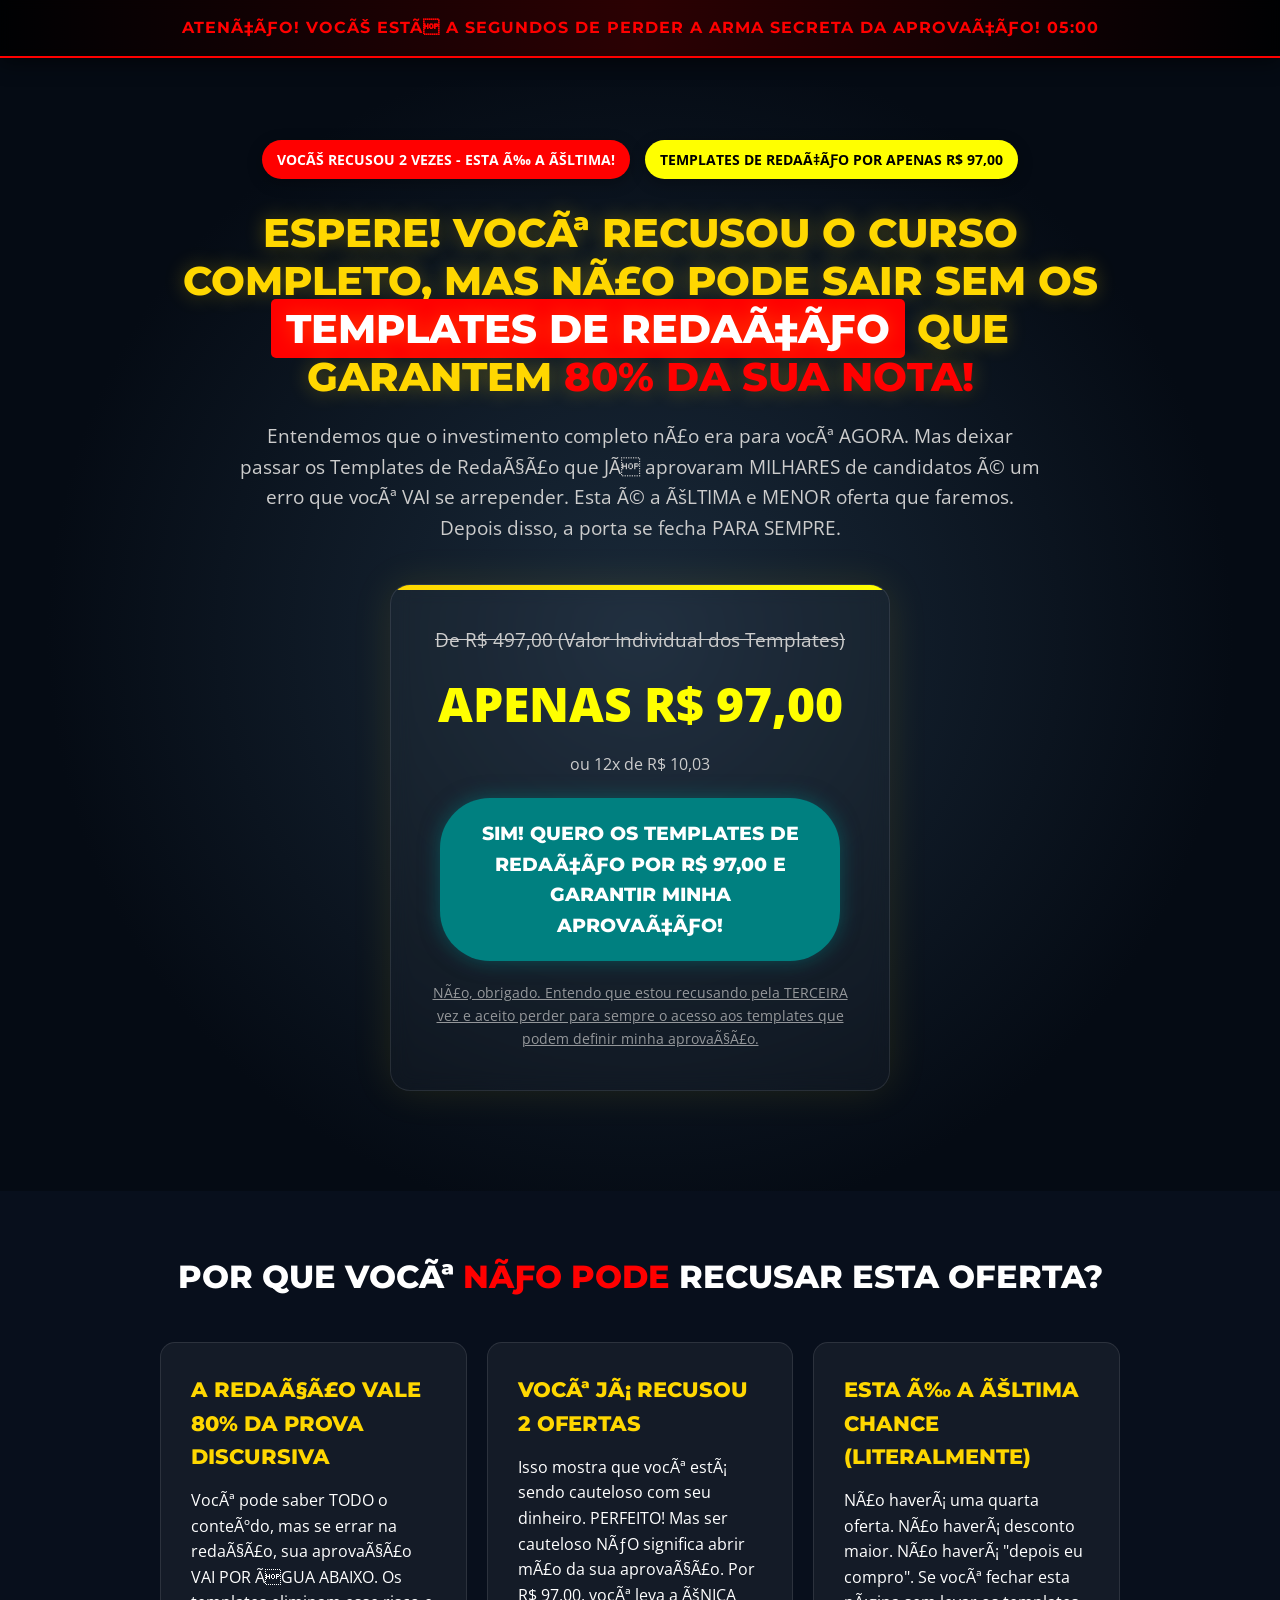
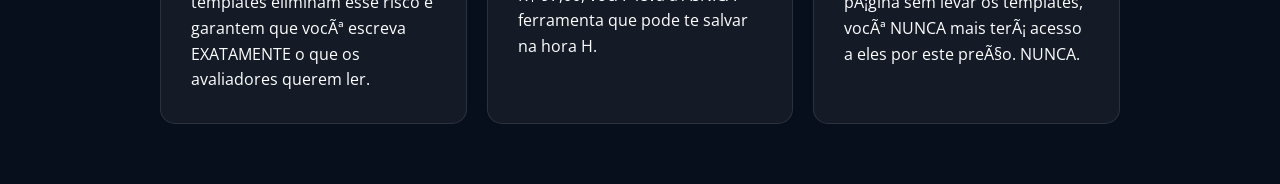
<file: upsell/downsell2.html>
<!DOCTYPE html>
<html lang="pt-BR">

<head>
    <!-- Meta Pixel Code -->
    <script>
        !function (f, b, e, v, n, t, s) {
            if (f.fbq) return; n = f.fbq = function () {
                n.callMethod ?
                n.callMethod.apply(n, arguments) : n.queue.push(arguments)
            };
            if (!f._fbq) f._fbq = n; n.push = n; n.loaded = !0; n.version = '2.0';
            n.queue = []; t = b.createElement(e); t.async = !0;
            t.src = v; s = b.getElementsByTagName(e)[0];
            s.parentNode.insertBefore(t, s)
        }(window, document, 'script',
            'https://connect.facebook.net/en_US/fbevents.js');
        fbq('init', '852082061086060');
        fbq('track', 'PageView');
    </script>
    <noscript><img height="1" width="1" style="display:none"
            src="https://www.facebook.com/tr?id=852082061086060&ev=PageView&noscript=1" /></noscript>
    <!-- End Meta Pixel Code -->
    <!-- Código de Análise Web Clarity -->
    <script type="text/javascript">
        (function (c, l, a, r, i, t, y) {
            c[a] = c[a] || function () { (c[a].q = c[a].q || []).push(arguments) };
            t = l.createElement(r); t.async = 1; t.src = "https://www.clarity.ms/tag/" + i;
            y = l.getElementsByTagName(r)[0]; y.parentNode.insertBefore(t, y);
        })(window, document, "clarity", "script", "uhi5hmp10e");
    </script>
    <meta charset="UTF-8">
    <!-- Início do Código do Pixel do TikTok -->
    <script>
        !function (w, d, t) {
            w.TiktokAnalyticsObject = t; var ttq = w[t] = w[t] || []; ttq.methods = ["page", "track", "identify", "instances", "debug", "on", "off", "once", "ready", "alias", "group", "enableCookie", "disableCookie", "holdConsent", "revokeConsent", "grantConsent"], ttq.setAndDefer = function (t, e) { t[e] = function () { t.push([e].concat(Array.prototype.slice.call(arguments, 0))) } }; for (var i = 0; i < ttq.methods.length; i++)ttq.setAndDefer(ttq, ttq.methods[i]); ttq.instance = function (t) {
                for (
                    var e = ttq._i[t] || [], n = 0; n < ttq.methods.length; n++)ttq.setAndDefer(e, ttq.methods[n]); return e
            }, ttq.load = function (e, n) {
                var r = "https://analytics.tiktok.com/i18n/pixel/events.js", o = n && n.partner; ttq._i = ttq._i || {}, ttq._i[e] = [], ttq._i[e]._u = r, ttq._t = ttq._t || {}, ttq._t[e] = +new Date, ttq._o = ttq._o || {}, ttq._o[e] = n || {}; n = document.createElement("script")
                    ; n.type = "text/javascript", n.async = !0, n.src = r + "?sdkid=" + e + "&lib=" + t; e = document.getElementsByTagName("script")[0]; e.parentNode.insertBefore(n, e)
            };


            ttq.load('D4NMNP3C77UAP3H8UJD0');
            ttq.page();
        }(window, document, 'ttq');
    </script>
    <!-- Fim do Código do Pixel do TikTok -->
    <meta name="viewport" content="width=device-width, initial-scale=1.0">
    <meta name="robots" content="noindex, nofollow">
    <title>ÚLTIMA CHANCE - Templates de Redação IBGE</title>
    <link rel="preconnect" href="https://fonts.googleapis.com">
    <link rel="preconnect" href="https://fonts.gstatic.com" crossorigin>
    <link
        href="https://fonts.googleapis.com/css2?family=Montserrat:wght@400;700;800&family=Open+Sans:wght@400;600&display=swap"
        rel="stylesheet">
    <style>
        :root {
            --bg-dark: #050b14;
            --bg-card: rgba(255, 255, 255, 0.05);
            --gold: #FFD700;
            --yellow-bright: #FFFF00;
            --teal: #008080;
            --teal-hover: #00CED1;
            --red: #FF0000;
            --white: #ffffff;
            --gray: #cccccc;
            --glass-border: rgba(255, 255, 255, 0.1);
        }

        * {
            margin: 0;
            padding: 0;
            box-sizing: border-box;
        }

        body {
            font-family: 'Open Sans', sans-serif;
            background-color: var(--bg-dark);
            color: var(--white);
            line-height: 1.6;
            overflow-x: hidden;
            padding-top: 80px;
        }

        h1,
        h2,
        h3,
        h4 {
            font-family: 'Montserrat', sans-serif;
            font-weight: 800;
            text-transform: uppercase;
        }

        .container {
            max-width: 1000px;
            margin: 0 auto;
            padding: 0 20px;
        }

        /* Emblemas */
        .badges-container {
            display: flex;
            justify-content: center;
            gap: 15px;
            flex-wrap: wrap;
            margin-bottom: 30px;
            padding-top: 20px;
        }

        .badge {
            padding: 8px 15px;
            border-radius: 50px;
            font-weight: 700;
            font-size: 0.9rem;
            text-transform: uppercase;
            box-shadow: 0 4px 15px rgba(0, 0, 0, 0.3);
            animation: pulse 2s infinite;
        }

        .badge-red {
            background: var(--red);
            color: white;
        }

        .badge-gold {
            background: var(--gold);
            color: black;
        }

        .badge-yellow {
            background: var(--yellow-bright);
            color: black;
        }

        /* Seção Hero */
        .hero {
            text-align: center;
            padding: 40px 0 60px;
            background: radial-gradient(circle at center, #1a2a3a 0%, var(--bg-dark) 70%);
        }

        .hero h1 {
            font-size: 2.5rem;
            color: var(--gold);
            margin-bottom: 20px;
            line-height: 1.2;
            text-shadow: 0 0 20px rgba(255, 215, 0, 0.3);
        }

        .hero-sub {
            font-size: 1.2rem;
            color: var(--gray);
            max-width: 800px;
            margin: 0 auto 40px;
        }

        .price-card {
            background: rgba(255, 255, 255, 0.03);
            backdrop-filter: blur(10px);
            border: 1px solid var(--glass-border);
            border-radius: 20px;
            padding: 40px;
            max-width: 500px;
            margin: 0 auto 40px;
            box-shadow: 0 0 40px rgba(255, 215, 0, 0.1);
            position: relative;
            overflow: hidden;
        }

        .price-card::before {
            content: '';
            position: absolute;
            top: 0;
            left: 0;
            right: 0;
            height: 5px;
            background: linear-gradient(90deg, var(--gold), var(--yellow-bright));
        }

        .price-from {
            font-size: 1.2rem;
            color: var(--gray);
            text-decoration: line-through;
            display: block;
            margin-bottom: 10px;
        }

        .price-to {
            font-size: 3rem;
            color: var(--yellow-bright);
            font-weight: 800;
            display: block;
            margin-bottom: 10px;
            animation: pulse-scale 2s infinite;
        }

        .price-cash {
            font-size: 1rem;
            color: var(--gray);
            display: block;
            margin-bottom: 20px;
            font-weight: 400;
        }

        .cta-btn {
            background: var(--teal);
            color: white;
            font-family: 'Montserrat', sans-serif;
            font-weight: 800;
            font-size: 1.2rem;
            padding: 20px 40px;
            border: none;
            border-radius: 50px;
            cursor: pointer;
            text-transform: uppercase;
            transition: all 0.3s;
            box-shadow: 0 0 20px rgba(0, 128, 128, 0.5);
            display: inline-block;
            text-decoration: none;
            width: 100%;
            max-width: 400px;
        }

        .cta-btn:hover {
            background: var(--teal-hover);
            transform: translateY(-3px);
            box-shadow: 0 0 30px rgba(0, 206, 209, 0.7);
        }

        .urgency-banner {
            position: fixed;
            top: 0;
            left: 0;
            width: 100%;
            z-index: 9999;
            background: linear-gradient(90deg, rgba(0, 0, 0, 0.85), rgba(51, 0, 0, 0.85), rgba(0, 0, 0, 0.85));
            backdrop-filter: blur(5px);
            border-bottom: 2px solid var(--red);
            color: var(--red);
            padding: 15px;
            text-align: center;
            font-weight: 700;
            font-family: 'Montserrat', sans-serif;
            text-transform: uppercase;
            letter-spacing: 1px;
            box-shadow: 0 5px 20px rgba(0, 0, 0, 0.5);
        }

        /* Seção de Dor */
        .pain-section {
            padding: 60px 0;
            background: #080f1c;
        }

        .section-title {
            text-align: center;
            font-size: 2rem;
            margin-bottom: 40px;
            color: var(--white);
        }

        .section-title span {
            color: var(--red);
        }

        .cards-grid {
            display: grid;
            grid-template-columns: repeat(auto-fit, minmax(300px, 1fr));
            gap: 20px;
        }

        .card {
            background: var(--bg-card);
            padding: 30px;
            border-radius: 15px;
            border: 1px solid var(--glass-border);
            transition: transform 0.3s;
        }

        .card:hover {
            transform: translateY(-5px);
            border-color: var(--gold);
        }

        .card h3 {
            color: var(--gold);
            margin-bottom: 15px;
            font-size: 1.3rem;
        }

        /* Seção de Bônus */
        .bonus-section {
            padding: 60px 0;
            background: var(--bg-dark);
        }

        .bonus-list {
            list-style: none;
            max-width: 800px;
            margin: 0 auto;
        }

        .bonus-item {
            background: var(--bg-card);
            margin-bottom: 15px;
            padding: 20px;
            border-radius: 10px;
            display: flex;
            align-items: center;
            border-left: 4px solid var(--gold);
        }

        .bonus-item strong {
            color: var(--gold);
            font-size: 1.2rem;
            margin-right: 10px;
        }

        .anti-cta {
            display: block;
            margin-top: 20px;
            color: var(--gray);
            text-decoration: underline;
            font-size: 0.9rem;
            cursor: pointer;
            opacity: 0.7;
            transition: opacity 0.3s;
        }

        .anti-cta:hover {
            opacity: 1;
        }

        /* Animations */
        @keyframes pulse {
            0% {
                transform: scale(1);
            }

            50% {
                transform: scale(1.05);
            }

            100% {
                transform: scale(1);
            }
        }

        @keyframes pulse-scale {
            0% {
                transform: scale(1);
            }

            50% {
                transform: scale(1.1);
            }

            100% {
                transform: scale(1);
            }
        }

        @media (max-width: 768px) {
            .hero h1 {
                font-size: 1.8rem;
            }

            .price-to {
                font-size: 2.2rem;
            }
        }
    </style>

</head>

<body class="dark-theme">

    <div class="urgency-banner">
        ATENÇÃO! VOCÊ ESTÁ A SEGUNDOS DE PERDER A ARMA SECRETA DA APROVAÇÃO! <span id="countdown">05:00</span>
    </div>

    <!-- Seção Hero -->
    <section class="hero">
        <div class="container">
            <div class="badges-container">
                <div class="badge badge-red">VOCÊ RECUSOU 2 VEZES - ESTA É A ÚLTIMA!</div>
                <div class="badge badge-yellow">TEMPLATES DE REDAÇÃO POR APENAS R$ 97,00</div>
            </div>

            <h1>ESPERE! Você Recusou o Curso Completo, MAS Não Pode Sair Sem os <span
                    style="background: var(--red); color: white; padding: 5px 15px; border-radius: 5px;">TEMPLATES DE
                    REDAÇÃO</span>
                que Garantem <span style="color: var(--red);">80% da Sua Nota!</span>
            </h1>

            <p class="hero-sub">Entendemos que o investimento completo não era para você AGORA. Mas deixar passar os
                Templates de Redação que JÁ aprovaram MILHARES de candidatos é um erro que você VAI se arrepender.
                Esta é a ÚLTIMA e MENOR oferta que faremos. Depois disso, a porta se fecha PARA SEMPRE.</p>

            <div class="price-card">
                <span class="price-from">De R$ 497,00 (Valor Individual dos Templates)</span>
                <span class="price-to">APENAS R$ 97,00</span>
                <span class="price-cash">ou 12x de R$ 10,03</span>
                <a href="https://pay.kiwify.com.br/uMgqivr" class="cta-btn">SIM! QUERO OS TEMPLATES DE REDAÇÃO POR R$
                    97,00 E GARANTIR MINHA
                    APROVAÇÃO!</a>
                <a href="obrigado.html" class="anti-cta">Não, obrigado. Entendo que estou recusando pela TERCEIRA vez e
                    aceito
                    perder para sempre o acesso aos templates que podem definir minha aprovação.</a>
            </div>

        </div>
    </section>

    <!-- Seção de Dor -->
    <section class="pain-section">
        <div class="container">
            <h2 class="section-title">Por Que Você <span>NÃO PODE</span> Recusar Esta Oferta?</h2>
            <div class="cards-grid">
                <div class="card">
                    <h3>A Redação Vale 80% da Prova Discursiva</h3>
                    <p>Você pode saber TODO o conteúdo, mas se errar na redação, sua aprovação VAI POR ÁGUA ABAIXO. Os
                        templates eliminam esse risco e garantem que você escreva EXATAMENTE o que os avaliadores
                        querem ler.</p>
                </div>
                <div class="card">
                    <h3>Você Já Recusou 2 Ofertas</h3>
                    <p>Isso mostra que você está sendo cauteloso com seu dinheiro. PERFEITO! Mas ser cauteloso NÃO
                        significa abrir mão da sua aprovação. Por R$ 97,00, você leva a ÚNICA ferramenta que pode te
                        salvar na hora H.</p>
                </div>
                <div class="card">
                    <h3>Esta É a Última Chance (Literalmente)</h3>
                    <p>Não haverá uma quarta oferta. Não haverá desconto maior. Não haverá "depois eu compro". Se você
                        fechar esta página sem levar os templates, você NUNCA mais terá acesso a eles por este preço.
                        NUNCA.</p>
                </div>
            </div>
        </div>
    </section>






    <script>
        // Temporizador de Contagem Regressiva Simples
        function startTimer(duration, display) {
            var timer = duration, minutes, seconds;
            setInterval(function () {
                minutes = parseInt(timer / 60, 10);
                seconds = parseInt(timer % 60, 10);

                minutes = minutes < 10 ? "0" + minutes : minutes;
                seconds = seconds < 10 ? "0" + seconds : seconds;

                display.textContent = minutes + ":" + seconds;

                if (--timer < 0) {
                    timer = duration;
                }
            }, 1000);
        }

        window.onload = function () {
            var fiveMinutes = 60 * 5,
                display = document.querySelector('#countdown');
            startTimer(fiveMinutes, display);
        };
    </script>
</body>

</html>
</file>
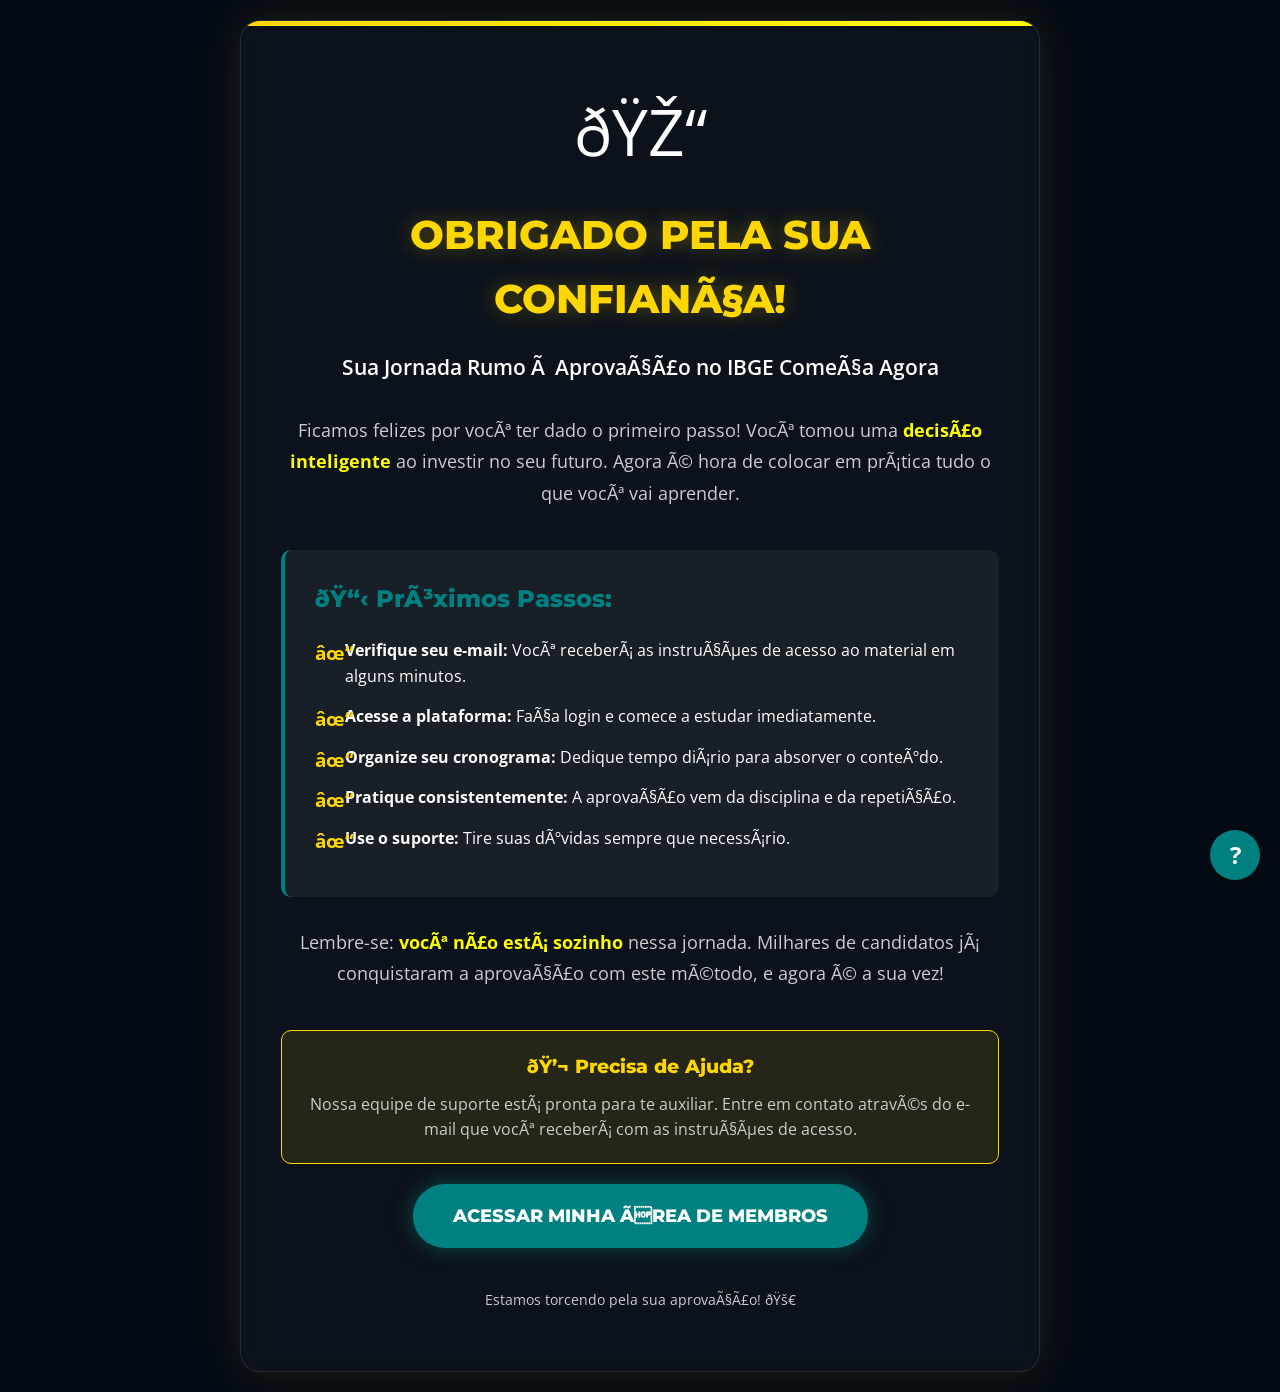
<file: upsell/obrigado.html>
<!DOCTYPE html>
<html lang="pt-BR">

<head>
    <!-- Meta Pixel Code -->
    <script>
        !function (f, b, e, v, n, t, s) {
            if (f.fbq) return; n = f.fbq = function () {
                n.callMethod ?
                n.callMethod.apply(n, arguments) : n.queue.push(arguments)
            };
            if (!f._fbq) f._fbq = n; n.push = n; n.loaded = !0; n.version = '2.0';
            n.queue = []; t = b.createElement(e); t.async = !0;
            t.src = v; s = b.getElementsByTagName(e)[0];
            s.parentNode.insertBefore(t, s)
        }(window, document, 'script',
            'https://connect.facebook.net/en_US/fbevents.js');
        fbq('init', '852082061086060');
        fbq('track', 'PageView');
    </script>
    <noscript><img height="1" width="1" style="display:none"
            src="https://www.facebook.com/tr?id=852082061086060&ev=PageView&noscript=1" /></noscript>
    <!-- End Meta Pixel Code -->
    <!-- Código de Análise Web Clarity -->
    <script type="text/javascript">
        (function (c, l, a, r, i, t, y) {
            c[a] = c[a] || function () { (c[a].q = c[a].q || []).push(arguments) };
            t = l.createElement(r); t.async = 1; t.src = "https://www.clarity.ms/tag/" + i;
            y = l.getElementsByTagName(r)[0]; y.parentNode.insertBefore(t, y);
        })(window, document, "clarity", "script", "uhi5hmp10e");
    </script>
    <meta charset="UTF-8">
    <!-- Início do Código do Pixel do TikTok -->
    <script>
        !function (w, d, t) {
            w.TiktokAnalyticsObject = t; var ttq = w[t] = w[t] || []; ttq.methods = ["page", "track", "identify", "instances", "debug", "on", "off", "once", "ready", "alias", "group", "enableCookie", "disableCookie", "holdConsent", "revokeConsent", "grantConsent"], ttq.setAndDefer = function (t, e) { t[e] = function () { t.push([e].concat(Array.prototype.slice.call(arguments, 0))) } }; for (var i = 0; i < ttq.methods.length; i++)ttq.setAndDefer(ttq, ttq.methods[i]); ttq.instance = function (t) {
                for (
                    var e = ttq._i[t] || [], n = 0; n < ttq.methods.length; n++)ttq.setAndDefer(e, ttq.methods[n]); return e
            }, ttq.load = function (e, n) {
                var r = "https://analytics.tiktok.com/i18n/pixel/events.js", o = n && n.partner; ttq._i = ttq._i || {}, ttq._i[e] = [], ttq._i[e]._u = r, ttq._t = ttq._t || {}, ttq._t[e] = +new Date, ttq._o = ttq._o || {}, ttq._o[e] = n || {}; n = document.createElement("script")
                    ; n.type = "text/javascript", n.async = !0, n.src = r + "?sdkid=" + e + "&lib=" + t; e = document.getElementsByTagName("script")[0]; e.parentNode.insertBefore(n, e)
            };


            ttq.load('D4NMNP3C77UAP3H8UJD0');
            ttq.page();
        }(window, document, 'ttq');
    </script>
    <!-- Fim do Código do Pixel do TikTok -->
    <meta name="viewport" content="width=device-width, initial-scale=1.0">
    <meta name="robots" content="noindex, nofollow">
    <title>Obrigado - IBGE Maestria</title>
    <link rel="preconnect" href="https://fonts.googleapis.com">
    <link rel="preconnect" href="https://fonts.gstatic.com" crossorigin>
    <link
        href="https://fonts.googleapis.com/css2?family=Montserrat:wght@400;700;800&family=Open+Sans:wght@400;600&display=swap"
        rel="stylesheet">
    <style>
        :root {
            --bg-dark: #050b14;
            --bg-card: rgba(255, 255, 255, 0.05);
            --gold: #FFD700;
            --yellow-bright: #FFFF00;
            --teal: #008080;
            --teal-hover: #00CED1;
            --red: #FF0000;
            --white: #ffffff;
            --gray: #cccccc;
            --glass-border: rgba(255, 255, 255, 0.1);
        }

        * {
            margin: 0;
            padding: 0;
            box-sizing: border-box;
        }

        body {
            font-family: 'Open Sans', sans-serif;
            background-color: var(--bg-dark);
            color: var(--white);
            line-height: 1.6;
            overflow-x: hidden;
            display: flex;
            align-items: center;
            justify-content: center;
            min-height: 100vh;
            padding: 20px;
        }

        h1,
        h2,
        h3 {
            font-family: 'Montserrat', sans-serif;
            font-weight: 800;
        }

        .container {
            max-width: 800px;
            margin: 0 auto;
            text-align: center;
        }

        .thank-you-card {
            background: rgba(255, 255, 255, 0.03);
            backdrop-filter: blur(10px);
            border: 1px solid var(--glass-border);
            border-radius: 20px;
            padding: 60px 40px;
            box-shadow: 0 0 40px rgba(255, 215, 0, 0.1);
            position: relative;
            overflow: hidden;
        }

        .thank-you-card::before {
            content: '';
            position: absolute;
            top: 0;
            left: 0;
            right: 0;
            height: 5px;
            background: linear-gradient(90deg, var(--gold), var(--yellow-bright));
        }

        .icon {
            font-size: 4rem;
            margin-bottom: 20px;
            animation: pulse 2s infinite;
        }

        h1 {
            font-size: 2.5rem;
            color: var(--gold);
            margin-bottom: 20px;
            text-transform: uppercase;
            text-shadow: 0 0 20px rgba(255, 215, 0, 0.3);
        }

        .subtitle {
            font-size: 1.3rem;
            color: var(--white);
            margin-bottom: 30px;
            font-weight: 600;
        }

        .message {
            font-size: 1.1rem;
            color: var(--gray);
            margin-bottom: 40px;
            line-height: 1.8;
        }

        .highlight {
            color: var(--yellow-bright);
            font-weight: 700;
        }

        .next-steps {
            background: rgba(255, 255, 255, 0.05);
            border-left: 4px solid var(--teal);
            padding: 30px;
            border-radius: 10px;
            margin-bottom: 30px;
            text-align: left;
        }

        .next-steps h3 {
            color: var(--teal);
            margin-bottom: 20px;
            font-size: 1.5rem;
        }

        .next-steps ul {
            list-style: none;
            padding: 0;
        }

        .next-steps li {
            margin-bottom: 15px;
            padding-left: 30px;
            position: relative;
        }

        .next-steps li::before {
            content: '✓';
            position: absolute;
            left: 0;
            color: var(--gold);
            font-weight: 700;
            font-size: 1.2rem;
        }

        .support-info {
            background: rgba(255, 215, 0, 0.1);
            border: 1px solid var(--gold);
            padding: 20px;
            border-radius: 10px;
            margin-top: 30px;
        }

        .support-info h3 {
            color: var(--gold);
            margin-bottom: 10px;
            font-size: 1.2rem;
        }

        .support-info p {
            color: var(--gray);
            margin: 0;
        }

        .cta-btn {
            background: var(--teal);
            color: white;
            font-family: 'Montserrat', sans-serif;
            font-weight: 800;
            font-size: 1.1rem;
            padding: 18px 40px;
            border: none;
            border-radius: 50px;
            cursor: pointer;
            text-transform: uppercase;
            transition: all 0.3s;
            box-shadow: 0 0 20px rgba(0, 128, 128, 0.5);
            display: inline-block;
            text-decoration: none;
            margin-top: 20px;
        }

        .cta-btn:hover {
            background: var(--teal-hover);
            transform: translateY(-3px);
            box-shadow: 0 0 30px rgba(0, 206, 209, 0.7);
        }

        @keyframes pulse {
            0% {
                transform: scale(1);
            }

            50% {
                transform: scale(1.1);
            }

            100% {
                transform: scale(1);
            }
        }

        @media (max-width: 768px) {
            h1 {
                font-size: 1.8rem;
            }

            .thank-you-card {
                padding: 40px 20px;
            }

            .icon {
                font-size: 3rem;
            }
        }

        .help-btn {
            position: fixed;
            bottom: 20px;
            right: 20px;
            width: 50px;
            height: 50px;
            background-color: var(--teal);
            color: white;
            border-radius: 50%;
            display: flex;
            align-items: center;
            justify-content: center;
            font-size: 1.5rem;
            font-weight: bold;
            text-decoration: none;
            box-shadow: 0 4px 10px rgba(0, 0, 0, 0.3);
            transition: transform 0.3s, background-color 0.3s;
            z-index: 1000;
        }

        .help-btn:hover {
            background-color: var(--teal-hover);
            transform: scale(1.1);
        }
    </style>

</head>

<body>
    <div class="container">
        <div class="thank-you-card">
            <div class="icon">🎓</div>
            <h1>Obrigado pela Sua Confiança!</h1>
            <p class="subtitle">Sua Jornada Rumo à Aprovação no IBGE Começa Agora</p>

            <p class="message">
                Ficamos felizes por você ter dado o primeiro passo! Você tomou uma <span class="highlight">decisão
                    inteligente</span> ao investir no seu futuro. Agora é hora de colocar em prática tudo o que você
                vai aprender.
            </p>

            <div class="next-steps">
                <h3>📋 Próximos Passos:</h3>
                <ul>
                    <li><strong>Verifique seu e-mail:</strong> Você receberá as instruções de acesso ao material em
                        alguns minutos.</li>
                    <li><strong>Acesse a plataforma:</strong> Faça login e comece a estudar imediatamente.</li>
                    <li><strong>Organize seu cronograma:</strong> Dedique tempo diário para absorver o conteúdo.</li>
                    <li><strong>Pratique consistentemente:</strong> A aprovação vem da disciplina e da repetição.</li>
                    <li><strong>Use o suporte:</strong> Tire suas dúvidas sempre que necessário.</li>
                </ul>
            </div>

            <p class="message">
                Lembre-se: <span class="highlight">você não está sozinho</span> nessa jornada. Milhares de candidatos
                já conquistaram a aprovação com este método, e agora é a sua vez!
            </p>

            <div class="support-info">
                <h3>💬 Precisa de Ajuda?</h3>
                <p>Nossa equipe de suporte está pronta para te auxiliar. Entre em contato através do e-mail que você
                    receberá com as instruções de acesso.</p>
            </div>

            <a href="https://dashboard.kiwify.com.br/login?lang=pt" class="cta-btn">Acessar Minha Área de Membros</a>

            <p style="margin-top: 40px; color: var(--gray); font-size: 0.9rem;">
                Estamos torcendo pela sua aprovação! 🚀
            </p>
        </div>
    </div>
    <a href="https://ajuda.kiwify.com.br/pt-br/article/como-acessar-o-produto-digital-que-comprei-18l0rrc/"
        target="_blank" class="help-btn" title="Ajuda">?</a>

</body>

</html>
</file>
<file: style.css>
:root {
    --navy-blue: #0a192f;
    --navy-light: #112240;
    /* Um pouco mais claro para cartões/seções */
    --black: #020c1b;
    --gold: #FFD700;
    --teal: #008080;
    --teal-hover: #00CED1;
    --red: #FF0000;
    --white: #e6f1ff;
    /* Branco mais suave para modo escuro */
    --text-gray: #8892b0;
}

* {
    margin: 0;
    padding: 0;
    box-sizing: border-box;
}

html {
    background-color: #050b14;
    height: 100%;
}

body {
    font-family: 'Open Sans', sans-serif;
    line-height: 1.6;
    color: var(--text-gray);
    background: linear-gradient(45deg,
            #050b14 0%,
            #0a1525 25%,
            #050b14 50%,
            #0d1b2a 75%,
            #050b14 100%);
    background-size: 400% 400%;
    animation: gradientShift 20s ease infinite;
    position: relative;
    overflow-x: hidden;
    min-height: 100vh;
    min-height: 100vh;
}

@keyframes gradientShift {
    0% {
        background-position: 0% 50%;
    }

    50% {
        background-position: 100% 50%;
    }

    100% {
        background-position: 0% 50%;
    }
}

/* Canvas de Partículas Animadas */
#particles-canvas {
    position: fixed;
    top: 0;
    left: 0;
    width: 100vw;
    height: 100vh;
    z-index: 1;
    pointer-events: none;
    opacity: 0.6;
}

/* Garantir que o conteúdo esteja acima do canvas */
body>*:not(#particles-canvas) {
    position: relative;
    z-index: 10;
}

h1,
h2,
h3,
h4,
h5,
h6 {
    font-family: 'Montserrat', sans-serif;
    font-weight: 700;
    margin-bottom: 1rem;
    color: var(--white);
}

.container {
    width: 90%;
    max-width: 1100px;
    margin: 0 auto;
    padding: 0 15px;
}

a {
    text-decoration: none;
}

/* Emblema Flutuante */
.floating-badge {
    position: absolute;
    top: 20px;
    right: 20px;
    background-color: #e63946;
    /* Cor avermelhada da imagem */
    color: var(--white);
    padding: 15px 25px;
    border-radius: 10px;
    transform: rotate(5deg);
    box-shadow: 0 5px 15px rgba(0, 0, 0, 0.3);
    z-index: 100;
    text-align: center;
    line-height: 1.2;
    animation: badge-pulse 2s infinite ease-in-out;
}

@keyframes badge-pulse {
    0% {
        transform: rotate(5deg) scale(1);
        box-shadow: 0 5px 15px rgba(0, 0, 0, 0.3);
    }

    50% {
        transform: rotate(5deg) scale(1.1);
        box-shadow: 0 15px 25px rgba(230, 57, 70, 0.5);
    }

    100% {
        transform: rotate(5deg) scale(1);
        box-shadow: 0 5px 15px rgba(0, 0, 0, 0.3);
    }
}

.badge-percent {
    display: block;
    font-size: 1.5rem;
    font-weight: 800;
}

.badge-text {
    font-size: 0.9rem;
}

/* Seção Hero */
.hero-section {
    background: transparent;
    color: var(--white);
    padding: 80px 0 100px;
    text-align: center;
    overflow: hidden;
    position: relative;
}

/* Fundo de Partículas Animado */
.hero-section::before {
    content: '';
    position: absolute;
    top: 0;
    left: 0;
    width: 100%;
    height: 100%;
    background-image:
        radial-gradient(2px 2px at 20% 30%, rgba(100, 150, 255, 0.15), transparent),
        radial-gradient(2px 2px at 60% 70%, rgba(150, 100, 255, 0.1), transparent),
        radial-gradient(1px 1px at 50% 50%, rgba(100, 150, 255, 0.2), transparent),
        radial-gradient(1px 1px at 80% 10%, rgba(150, 100, 255, 0.15), transparent),
        radial-gradient(2px 2px at 90% 60%, rgba(100, 150, 255, 0.1), transparent),
        radial-gradient(1px 1px at 33% 80%, rgba(150, 100, 255, 0.15), transparent),
        radial-gradient(1px 1px at 15% 90%, rgba(100, 150, 255, 0.1), transparent);
    background-size: 200% 200%;
    background-position: 0% 0%;
    animation: floatingParticles 20s ease-in-out infinite;
    pointer-events: none;
    opacity: 0.6;
}

@keyframes floatingParticles {

    0%,
    100% {
        background-position: 0% 0%;
        opacity: 0.6;
    }

    25% {
        background-position: 100% 50%;
        opacity: 0.4;
    }

    50% {
        background-position: 50% 100%;
        opacity: 0.7;
    }

    75% {
        background-position: 0% 50%;
        opacity: 0.5;
    }
}

.hero-content {
    position: relative;
    z-index: 2;
    max-width: 900px;
    margin: 0 auto;
    display: flex;
    flex-direction: column;
    align-items: center;
    animation: fadeInUp 1s ease-out;
}

.hero-tag {
    color: #8892b0;
    font-size: 0.9rem;
    letter-spacing: 2px;
    text-transform: uppercase;
    margin-bottom: 20px;
    font-weight: 600;
}

.hero-title {
    font-size: 3rem;
    color: var(--white);
    margin-bottom: 1.5rem;
    line-height: 1.2;
    font-weight: 700;
}

.hero-title .highlight {
    color: var(--gold);
}

.hero-subtitle {
    font-size: 1.1rem;
    margin-bottom: 3rem;
    color: #a8b2d1;
    max-width: 700px;
    line-height: 1.6;
}

.price-card {
    background-color: #0a1525;
    /* Um pouco mais claro que o fundo */
    padding: 40px 60px;
    border-radius: 20px;
    display: inline-block;
    margin-bottom: 40px;
    border: 1px solid rgba(255, 255, 255, 0.05);
    box-shadow: 0 20px 50px rgba(0, 0, 0, 0.3);
    min-width: 300px;
}

.old-price {
    display: block;
    text-decoration: line-through;
    font-size: 1rem;
    color: #6c757d;
    margin-bottom: 5px;
}

.price-label {
    display: block;
    color: var(--gold);
    font-size: 1rem;
    margin-bottom: 5px;
    font-weight: 600;
}

.main-price {
    font-size: 4.5rem;
    font-weight: 800;
    color: var(--white);
    line-height: 1;
    margin-bottom: 10px;
}

.main-price small {
    font-size: 2rem;
}

.installment-text {
    display: block;
    color: #8892b0;
    font-size: 0.9rem;
}

.cta-button {
    display: inline-block;
    background-color: var(--teal);
    color: var(--white);
    padding: 20px 50px;
    font-size: 1.2rem;
    font-weight: 700;
    border-radius: 50px;
    transition: all 0.3s ease;
    box-shadow: 0 0 20px rgba(0, 128, 128, 0.4);
    text-transform: uppercase;
    border: 2px solid transparent;
}

.cta-button:hover {
    background-color: transparent;
    border-color: var(--teal);
    color: var(--teal);
    box-shadow: 0 0 30px rgba(0, 128, 128, 0.6);
    transform: translateY(-3px);
}

.urgency-banner {
    background-color: rgba(255, 0, 0, 0.1);
    border: 1px solid var(--red);
    color: #ff6b6b;
    padding: 12px 25px;
    margin-top: 30px;
    display: inline-block;
    border-radius: 8px;
    font-weight: 600;
    font-size: 0.95rem;
    animation: pulse-red 2s infinite;
}

@keyframes pulse-red {
    0% {
        transform: scale(1);
        box-shadow: 0 0 0 0 rgba(255, 0, 0, 0.7);
    }

    50% {
        transform: scale(1.05);
        box-shadow: 0 0 0 10px rgba(255, 0, 0, 0);
    }

    100% {
        transform: scale(1);
        box-shadow: 0 0 0 0 rgba(255, 0, 0, 0);
    }
}

@keyframes fadeInUp {
    from {
        opacity: 0;
        transform: translate3d(0, 40px, 0);
    }

    to {
        opacity: 1;
        transform: translate3d(0, 0, 0);
    }
}


/* Seção de Dor */
.pain-section {
    padding: 80px 0;
    background: transparent;
    text-align: center;
}

.section-title {
    font-size: 2.2rem;
    color: var(--white);
    margin-bottom: 50px;
    position: relative;
    display: inline-block;
}

.section-title::after {
    content: '';
    display: block;
    width: 80px;
    height: 4px;
    background-color: var(--gold);
    margin: 15px auto 0;
    border-radius: 2px;
}

.pain-grid {
    display: grid;
    grid-template-columns: repeat(auto-fit, minmax(250px, 1fr));
    gap: 30px;
    margin-bottom: 50px;
}

.pain-card {
    background-color: rgba(10, 21, 37, 0.7);
    backdrop-filter: blur(10px);
    padding: 30px;
    border-radius: 15px;
    box-shadow: 0 10px 30px rgba(0, 0, 0, 0.4), 0 0 20px rgba(100, 150, 255, 0.05);
    transition: transform 0.3s, background 0.3s, box-shadow 0.3s;
    border: 1px solid rgba(255, 255, 255, 0.08);
}

.pain-card:hover {
    transform: translateY(-10px);
    background-color: rgba(23, 42, 77, 0.8);
    box-shadow: 0 15px 40px rgba(0, 0, 0, 0.5), 0 0 30px rgba(100, 150, 255, 0.1);
}

.pain-card i {
    font-size: 2.5rem;
    color: var(--red);
    margin-bottom: 20px;
}

.pain-card h3 {
    color: var(--white);
    margin-bottom: 10px;
}

.pain-card p {
    color: var(--text-gray);
}

.truth-block {
    background: linear-gradient(45deg, var(--black), var(--navy-light));
    color: var(--white);
    padding: 40px;
    border-radius: 15px;
    margin-top: 40px;
    border: 1px solid var(--gold);
}

.truth-block h3 {
    color: var(--gold);
    margin-bottom: 10px;
    font-size: 1.5rem;
}

/* Seção de Solução */
.solution-section {
    padding: 80px 0;
    background: transparent;
    text-align: center;
}

.benefits-grid {
    display: grid;
    grid-template-columns: repeat(auto-fit, minmax(250px, 1fr));
    gap: 25px;
}

.benefit-card {
    background: rgba(10, 21, 37, 0.7);
    backdrop-filter: blur(10px);
    padding: 35px;
    border-radius: 15px;
    box-shadow: 0 10px 30px rgba(0, 0, 0, 0.4), 0 0 20px rgba(100, 150, 255, 0.05);
    border-bottom: 4px solid var(--teal);
    transition: transform 0.3s, box-shadow 0.3s;
}

.benefit-card:hover {
    transform: translateY(-5px);
    box-shadow: 0 15px 40px rgba(0, 0, 0, 0.5), 0 0 30px rgba(0, 128, 128, 0.15);
}

.benefit-card i {
    font-size: 2.5rem;
    color: var(--teal);
    margin-bottom: 20px;
}

.benefit-card h3 {
    color: var(--white);
}

.benefit-card p {
    color: var(--text-gray);
}

/* Seção de Oferta */
.offer-section {
    padding: 100px 0;
    background: transparent;
    color: var(--white);
    text-align: center;
}

.offer-section .section-title {
    color: var(--gold);
}

.offer-box {
    background: rgba(10, 21, 37, 0.8);
    padding: 50px;
    border-radius: 20px;
    border: 2px solid var(--gold);
    max-width: 650px;
    margin: 0 auto;
    backdrop-filter: blur(15px);
    box-shadow: 0 0 50px rgba(255, 215, 0, 0.2), 0 10px 40px rgba(0, 0, 0, 0.5);
}

.offer-box.animate-on-scroll.zoom-in.visible {
    animation: bounceIn 0.6s ease-out;
}

@keyframes bounceIn {
    0% {
        opacity: 0;
        transform: scale(0.3);
    }

    50% {
        opacity: 1;
        transform: scale(1.05);
    }

    70% {
        transform: scale(0.9);
    }

    100% {
        transform: scale(1);
    }
}

.price-display {
    margin: 30px 0;
}

.anchor-price {
    display: block;
    font-size: 1.8rem;
    text-decoration: line-through;
    color: var(--text-gray);
}

.final-price {
    display: block;
    font-size: 4rem;
    font-weight: 800;
    color: var(--white);
    text-shadow: 0 0 20px rgba(255, 255, 255, 0.2);
}

.pizza-text {
    font-style: italic;
    margin-bottom: 20px;
    color: var(--text-gray);
    font-size: 1.1rem;
}

.scarcity-trigger {
    color: var(--gold);
    font-weight: 700;
    margin-bottom: 40px;
    font-size: 1.2rem;
    background: rgba(255, 215, 0, 0.1);
    padding: 10px;
    border-radius: 5px;
    display: inline-block;
}

/* Seção de Bônus */
.bonus-section {
    padding: 80px 0;
    background: transparent;
    text-align: center;
}

.bonus-grid {
    display: grid;
    grid-template-columns: repeat(auto-fit, minmax(280px, 1fr));
    gap: 30px;
    margin-bottom: 50px;
}

.bonus-card {
    background: rgba(10, 21, 37, 0.7);
    backdrop-filter: blur(10px);
    padding: 30px;
    border-radius: 15px;
    border: 1px solid rgba(255, 255, 255, 0.08);
    box-shadow: 0 10px 20px rgba(0, 0, 0, 0.4), 0 0 15px rgba(100, 150, 255, 0.05);
    transition: transform 0.3s, box-shadow 0.3s;
}

.bonus-card:hover {
    transform: translateY(-5px);
    box-shadow: 0 15px 30px rgba(0, 0, 0, 0.5), 0 0 25px rgba(100, 150, 255, 0.1);
}

.bonus-card h3 {
    color: var(--white);
}

.bonus-value {
    color: var(--teal);
    font-weight: 700;
    margin-top: 15px;
    font-size: 1.1rem;
}

.value-summary {
    background: #0a1525;
    color: var(--white);
    padding: 30px;
    border-radius: 15px;
    display: inline-block;
    border: 1px solid var(--teal);
}

.strike {
    text-decoration: line-through;
    opacity: 0.6;
    color: var(--text-gray);
}

.your-offer {
    font-size: 1.8rem;
    font-weight: 700;
    color: var(--white);
    margin-top: 10px;
}

/* Seção de Prova Social */
.proof-section {
    padding: 80px 0;
    background: transparent;
    text-align: center;
}

.testimonials-grid {
    display: grid;
    grid-template-columns: repeat(auto-fit, minmax(300px, 1fr));
    gap: 30px;
    margin-bottom: 50px;
}

.testimonial-card {
    background: rgba(10, 21, 37, 0.7);
    backdrop-filter: blur(10px);
    padding: 35px;
    border-radius: 15px;
    box-shadow: 0 10px 30px rgba(0, 0, 0, 0.4), 0 0 20px rgba(100, 150, 255, 0.05);
    border: 1px solid rgba(255, 255, 255, 0.08);
    transition: transform 0.3s, box-shadow 0.3s;
}

.testimonial-card:hover {
    transform: translateY(-5px);
    box-shadow: 0 15px 40px rgba(0, 0, 0, 0.5), 0 0 30px rgba(100, 150, 255, 0.1);
}

/* Animação escalonada para depoimentos */
.testimonial-card:nth-child(1) {
    animation-delay: 0.1s;
}

.testimonial-card:nth-child(2) {
    animation-delay: 0.2s;
}

.testimonial-card:nth-child(3) {
    animation-delay: 0.3s;
}


.student-photo {
    width: 80px;
    height: 80px;
    background-color: #233554;
    border-radius: 50%;
    margin: 0 auto 20px;
    border: 2px solid var(--gold);
    overflow: hidden;
    display: flex;
    align-items: center;
    justify-content: center;
}

.student-photo img {
    width: 100%;
    height: 100%;
    object-fit: cover;
    border-radius: 50%;
}

.testimonial-card p {
    font-style: italic;
    margin-bottom: 15px;
    color: var(--white);
}

.testimonial-card h4 {
    color: var(--teal);
}

.social-counter {
    font-size: 1.8rem;
    font-weight: 700;
    color: var(--white);
    background: rgba(255, 255, 255, 0.05);
    padding: 20px 40px;
    border-radius: 50px;
    display: inline-block;
}

/* Seção de Garantia */
.guarantee-section {
    padding: 60px 0;
    background: transparent;
}

.guarantee-box {
    display: flex;
    align-items: center;
    justify-content: center;
    background: rgba(10, 21, 37, 0.8);
    backdrop-filter: blur(15px);
    padding: 40px;
    border-radius: 15px;
    border: 2px dashed var(--gold);
    flex-wrap: wrap;
    text-align: center;
    box-shadow: 0 10px 30px rgba(0, 0, 0, 0.4), 0 0 40px rgba(255, 215, 0, 0.1);
}

.guarantee-box.animate-on-scroll.zoom-in.visible {
    animation: bounceIn 0.6s ease-out;
}

.guarantee-icon {
    font-size: 5rem;
    color: var(--gold);
    margin-right: 30px;
}

.guarantee-content {
    text-align: left;
}

.guarantee-content h3 {
    color: var(--white);
    font-size: 1.8rem;
}

.guarantee-content p {
    color: var(--text-gray);
    font-size: 1.1rem;
}

@media (max-width: 768px) {
    .guarantee-box {
        flex-direction: column;
    }

    .guarantee-icon {
        margin-right: 0;
        margin-bottom: 20px;
    }

    .guarantee-content {
        text-align: center;
    }
}

/* Seção de Perguntas Frequentes */
.faq-section {
    padding: 80px 0;
    background: transparent;
}

.accordion {
    max-width: 800px;
    margin: 0 auto;
}

.accordion-item {
    background: rgba(10, 21, 37, 0.7);
    backdrop-filter: blur(10px);
    margin-bottom: 15px;
    border-radius: 8px;
    overflow: hidden;
    border: 1px solid rgba(255, 255, 255, 0.08);
    transition: box-shadow 0.3s;
}

.accordion-item:hover {
    box-shadow: 0 5px 20px rgba(0, 0, 0, 0.3), 0 0 15px rgba(100, 150, 255, 0.08);
}

.accordion-header {
    width: 100%;
    padding: 25px;
    text-align: left;
    background: none;
    border: none;
    font-size: 1.1rem;
    font-weight: 600;
    color: var(--white);
    cursor: pointer;
    display: flex;
    justify-content: space-between;
    align-items: center;
    transition: background 0.3s;
}

.accordion-header:hover {
    background: rgba(255, 255, 255, 0.05);
}

.accordion-header::after {
    content: '+';
    font-size: 1.5rem;
    color: var(--teal);
}

.accordion-header.active::after {
    content: '-';
}

.accordion-content {
    padding: 0 25px;
    max-height: 0;
    overflow: hidden;
    transition: max-height 0.3s ease-out;
    background: #0d1b2a;
}

.accordion-content p {
    padding: 25px 0;
    color: var(--text-gray);
}

/* Seção de Checkout */
.checkout-section {
    padding: 100px 0;
    background: transparent;
    color: var(--white);
    text-align: center;
}

.checkout-section .section-title {
    color: var(--gold);
}

.offer-reinforce {
    font-size: 1.4rem;
    margin-bottom: 40px;
    color: var(--white);
}

.big-cta {
    font-size: 1.6rem;
    padding: 25px 60px;
}

.security-badges {
    margin-top: 50px;
    display: flex;
    justify-content: center;
    gap: 30px;
    flex-wrap: wrap;
}

.security-badges span {
    display: flex;
    align-items: center;
    gap: 10px;
    color: var(--text-gray);
    font-size: 0.9rem;
}

/* Rodapé */
.site-footer {
    background: transparent;
    color: var(--text-gray);
    padding: 50px 0;
    text-align: center;
    font-size: 0.9rem;
    border-top: 1px solid rgba(255, 255, 255, 0.08);
}

.footer-links {
    margin-bottom: 25px;
}

.footer-links a {
    color: var(--text-gray);
    margin: 0 15px;
    transition: color 0.3s;
}

.footer-links a:hover {
    color: var(--teal);
}

/* Animação de Pulso */
.pulse {
    animation: pulse-teal 2s infinite;
}

@keyframes pulse-teal {
    0% {
        box-shadow: 0 0 0 0 rgba(0, 128, 128, 0.7);
    }

    70% {
        box-shadow: 0 0 0 20px rgba(0, 128, 128, 0);
    }

    100% {
        box-shadow: 0 0 0 0 rgba(0, 128, 128, 0);
    }
}

/* Classes de Animação */
.animate-on-scroll {
    opacity: 0;
    transition: opacity 0.6s ease-out, transform 0.6s ease-out;
}

.animate-on-scroll.visible {
    opacity: 1;
    transform: translate3d(0, 0, 0);
}

.fade-up {
    transform: translate3d(0, 40px, 0);
}

.slide-left {
    transform: translate3d(-40px, 0, 0);
}

.slide-right {
    transform: translate3d(40px, 0, 0);
}

.zoom-in {
    transform: scale(0.9);
}

.animate-on-scroll.zoom-in.visible {
    transform: scale(1);
}

/* Ajustes Responsivos */
@media (max-width: 768px) {
    .container {
        width: 95%;
        padding: 0 15px;
    }

    /* Reduzir preenchimento da seção */
    .pain-section,
    .solution-section,
    .offer-section,
    .bonus-section,
    .proof-section,
    .guarantee-section,
    .faq-section,
    .checkout-section {
        padding: 40px 0;
        /* Reduzido de 80px/100px */
    }

    .hero-section {
        padding: 30px 0 40px;
    }

    .section-title {
        font-size: 1.8rem;
        margin-bottom: 30px;
        /* Reduzido de 50px */
    }

    .section-title::after {
        margin-top: 10px;
    }

    .floating-badge {
        position: static;
        display: inline-block;
        margin-bottom: 15px;
        transform: rotate(0);
        box-shadow: none;
        background: rgba(230, 57, 70, 0.2);
        border: 1px solid #e63946;
        padding: 8px 20px;
    }

    .hero-title {
        font-size: 1.8rem;
        line-height: 1.3;
        margin-bottom: 15px;
    }

    .hero-subtitle {
        font-size: 1rem;
        margin-bottom: 25px;
    }

    .price-card {
        padding: 25px 20px;
        min-width: auto;
        width: 100%;
        margin-bottom: 25px;
    }

    .main-price {
        font-size: 3.5rem;
    }

    .cta-button {
        width: 100%;
        padding: 16px;
        font-size: 1.1rem;
    }

    .offer-box {
        padding: 30px 20px;
    }

    .final-price {
        font-size: 2.8rem;
    }

    .guarantee-icon {
        margin-right: 0;
        margin-bottom: 15px;
        font-size: 4rem;
    }

    .guarantee-box {
        flex-direction: column;
        text-align: center;
        padding: 30px 20px;
    }

    .pain-grid,
    .benefits-grid,
    .bonus-grid,
    .testimonials-grid {
        gap: 20px;
        /* Espaçamento reduzido */
        margin-bottom: 30px;
    }
}

/* Otimizações Extras para Dispositivos Móveis */
@media (max-width: 480px) {
    .container {
        padding: 0 12px;
    }

    .hero-section {
        padding: 20px 0 40px;
    }

    .hero-title {
        font-size: 1.5rem;
        margin-bottom: 10px;
    }

    .hero-subtitle {
        font-size: 0.9rem;
        margin-bottom: 20px;
    }

    .price-card {
        padding: 20px 15px;
        margin-bottom: 20px;
    }

    .main-price {
        font-size: 3rem;
    }

    .cta-button {
        padding: 15px;
        font-size: 1rem;
    }

    .section-title {
        font-size: 1.5rem;
        margin-bottom: 25px;
    }

    .pain-card,
    .benefit-card,
    .bonus-card,
    .testimonial-card {
        padding: 20px 15px;
    }

    .pain-card i,
    .benefit-card i {
        margin-bottom: 10px;
        font-size: 2rem;
    }

    .floating-badge {
        margin-bottom: 10px;
        padding: 6px 15px;
        /* Animação tratada em mobile-animations.css */
        background: rgba(230, 57, 70, 0.2);
        border: 1px solid #e63946;
        box-shadow: none;
    }

    .badge-percent {
        font-size: 1rem;
        display: inline;
        margin-right: 5px;
    }

    .badge-text {
        font-size: 0.85rem;
        display: inline;
    }

    .urgency-banner {
        font-size: 0.8rem;
        padding: 10px 15px;
        margin-top: 20px;
    }

    .accordion-header {
        padding: 15px;
        font-size: 1rem;
    }

    .accordion-content p {
        padding: 15px 0;
    }

    .footer-links {
        display: flex;
        flex-direction: column;
        gap: 10px;
    }

    .site-footer {
        padding: 30px 0;
    }
}

.highlight-yellow {
    color: #FFFF00;
}

@media print {
    body {
        display: none !important;
    }
}
</file>
<file: mobile-animations.css>
/* =========================================
   ANIMAÇÕES E INTERAÇÕES MÓVEIS
   ========================================= */
@media (max-width: 768px) {

    /* 1. Pulso Forte para Botões de Chamada para Ação (CTA) */
    .cta-button {
        animation: mobile-btn-pulse 2s infinite ease-in-out !important;
    }

    @keyframes mobile-btn-pulse {
        0% {
            transform: scale(1);
            box-shadow: 0 0 0 0 rgba(0, 128, 128, 0.7);
        }

        50% {
            transform: scale(1.02);
            box-shadow: 0 0 0 10px rgba(0, 128, 128, 0);
        }

        100% {
            transform: scale(1);
            box-shadow: 0 0 0 0 rgba(0, 128, 128, 0);
        }
    }

    /* Estado Ativo para Botões */
    .cta-button:active {
        animation: none !important;
        transform: scale(0.95) !important;
        background-color: var(--teal-hover);
    }

    /* 2. Animação do Emblema Flutuante - REFORÇADA */
    .floating-badge {
        animation: mobile-badge-pulse-glow 2.5s infinite ease-in-out !important;
        display: inline-block !important;
    }

    @keyframes mobile-badge-pulse-glow {

        0%,
        100% {
            transform: scale(1);
            border-color: #e63946;
            box-shadow: 0 0 5px rgba(230, 57, 70, 0.2);
        }

        50% {
            transform: scale(1.05);
            border-color: #ff6b6b;
            box-shadow: 0 0 15px rgba(230, 57, 70, 0.6);
        }
    }

    /* 3. Animações de Ícones */
    .pain-card i,
    .benefit-card i,
    .guarantee-icon {
        animation: mobile-icon-bounce 3s infinite ease-in-out;
    }

    @keyframes mobile-icon-bounce {

        0%,
        100% {
            transform: translateY(0);
        }

        50% {
            transform: translateY(-5px);
        }
    }

    /* 4. Interações de Cartões */
    .pain-card:active,
    .benefit-card:active,
    .testimonial-card:active {
        transform: scale(0.98);
        transition: transform 0.1s;
    }
}
</file>
